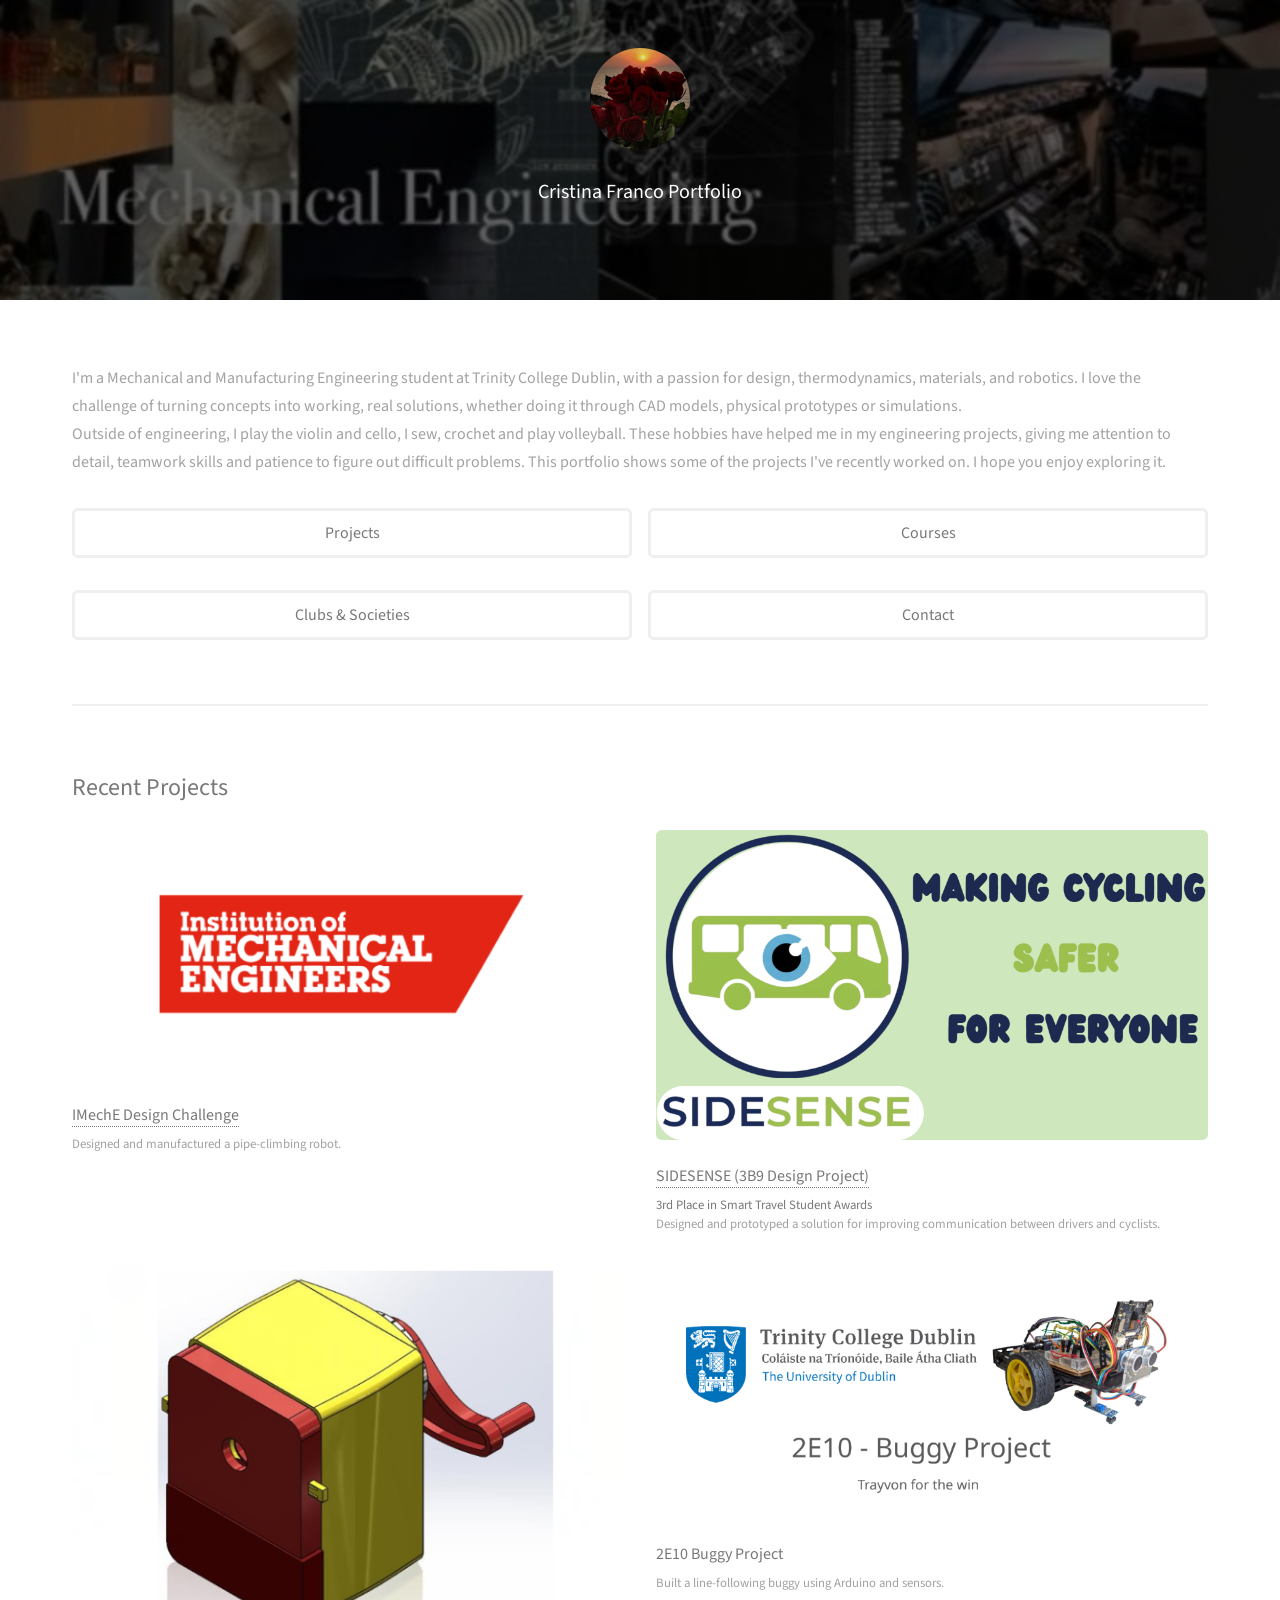
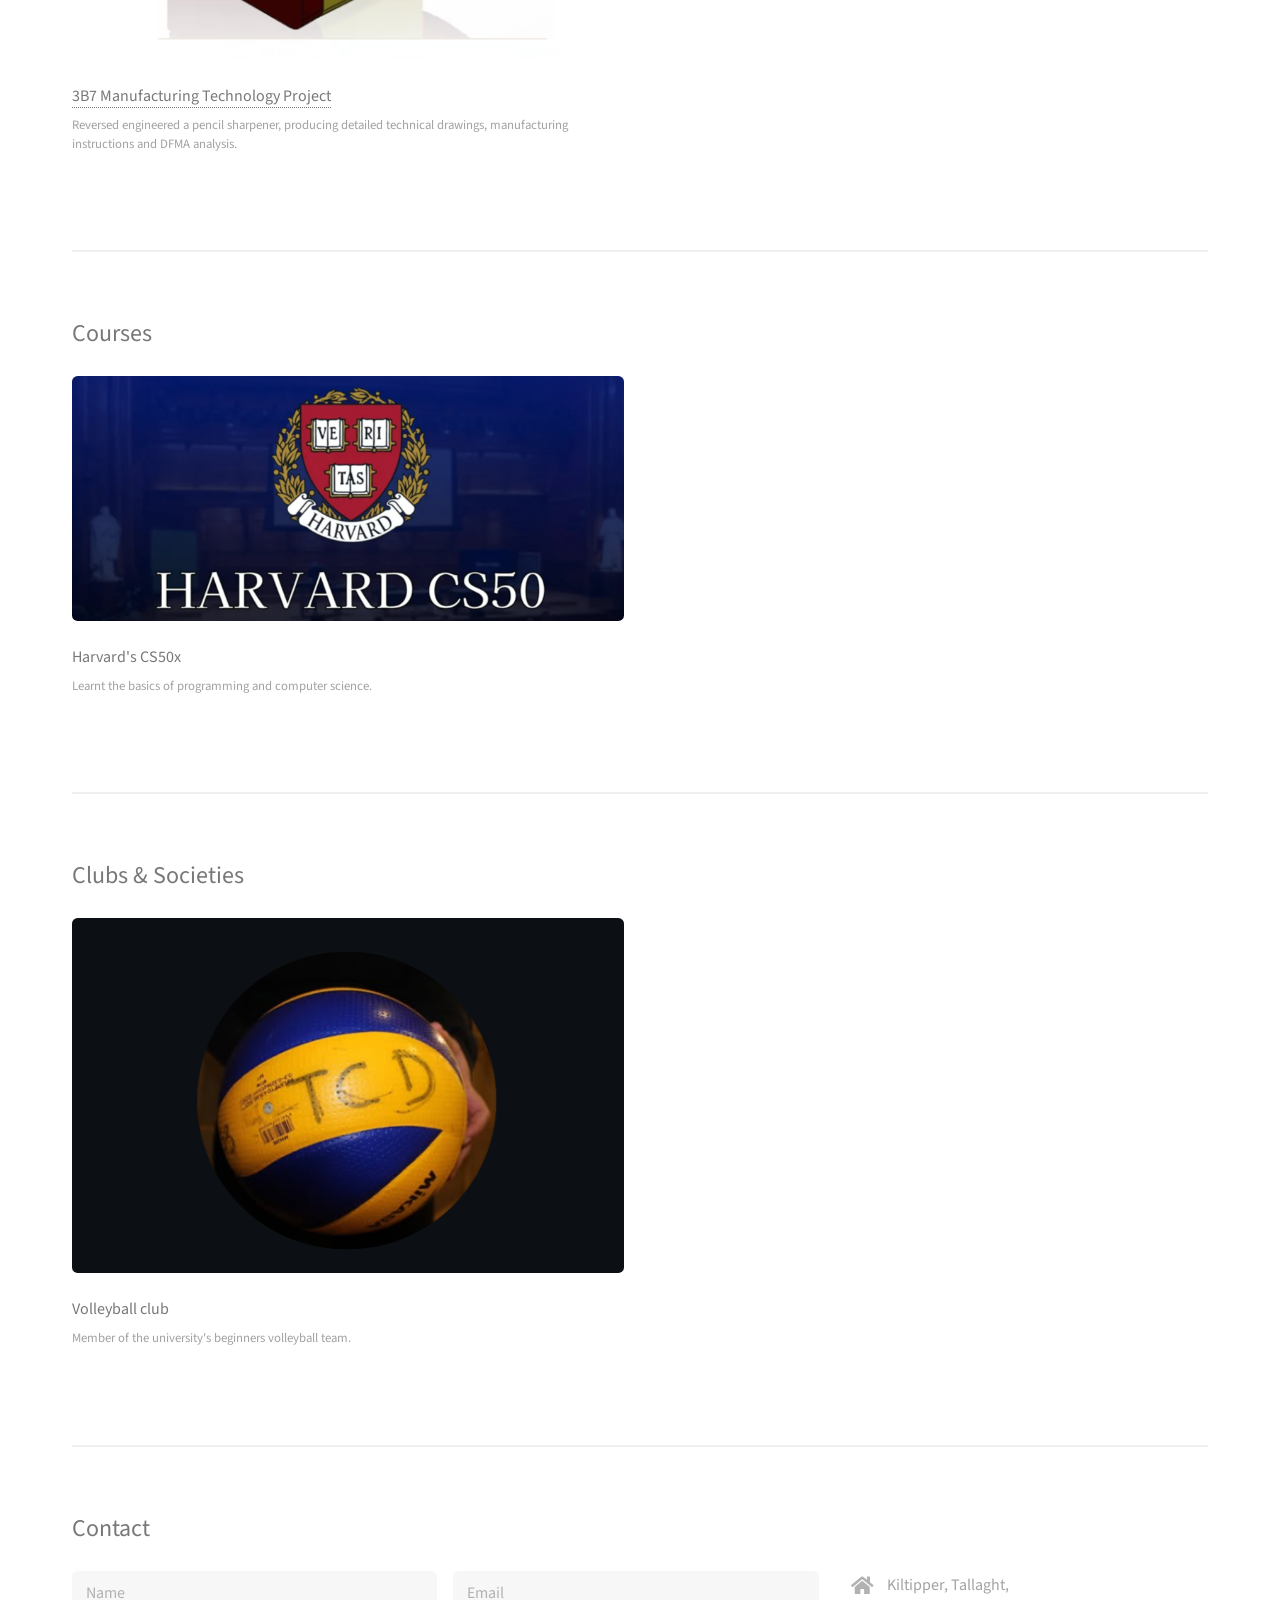
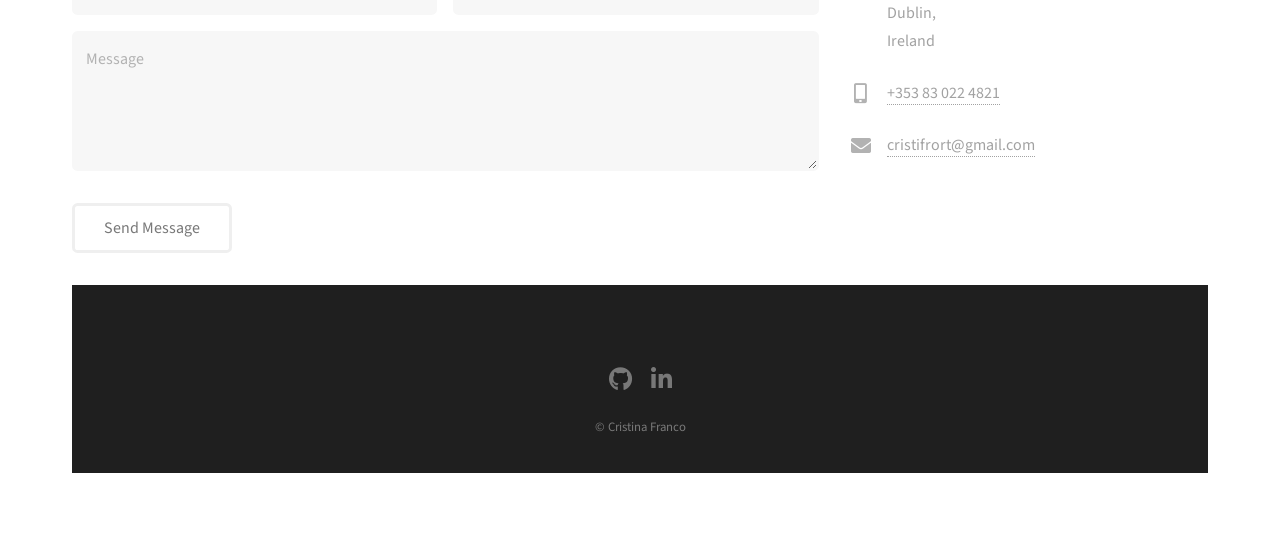
<file: index.html>
<!DOCTYPE HTML>
<!--
	Strata by HTML5 UP
	html5up.net | @ajlkn
	Free for personal and commercial use under the CCA 3.0 license (html5up.net/license)
-->
<html>
	<head>
		<title>Cristina Franco Ortuno</title>
		<meta charset="utf-8" />
		<meta name="viewport" content="width=device-width, initial-scale=1, user-scalable=no" />
		<link rel="stylesheet" href="assets/css/main.css" />
	</head>
	<body class="is-preload">

		<!-- Header -->
			<header id="header">
				<div class="inner">
					<a href="#" class="image avatar"><img src="images/avatar.jpg" alt="" /></a>
					<h1><strong>Cristina Franco Portfolio</strong></h1>
				</div>
			</header>

		<!-- Main -->
			<div id="main">

				<!-- One -->
					<section id="one">
						<!-- <header class="major">
							<h2>CRISTINA FRANCO</h2> 
						</header>-->
						<p>I'm a Mechanical and Manufacturing Engineering student at Trinity College Dublin, with a passion for design, thermodynamics, materials, and robotics. I love the challenge of turning concepts into working, real solutions, whether doing it through CAD models, physical prototypes or simulations.<br />
						Outside of engineering, I play the violin and cello, I sew, crochet and play volleyball. These hobbies have helped me in my engineering projects, giving me attention to detail, teamwork skills and patience to figure out difficult problems. This portfolio shows some of the projects I've recently worked on. I hope you enjoy exploring it. </p>
						<ul class="actions fit small">
    						<li><a href="#two" class="button fit">Projects</a></li>
    						<li><a href="#three" class="button fit">Courses</a></li>
						</ul>
						<ul class="actions fit small">
    						<li><a href="#four" class="button fit">Clubs &amp; Societies</a></li>
    						<li><a href="#five" class="button fit">Contact</a></li>
						</ul>
					</section>

				<!-- Two -->
					<section id="two">
						<h2>Recent Projects</h2>
						<div class="row">
							<article class="col-6 col-12-xsmall work-item">
								<img src="images/thumbs/imechelogo.png" alt="" class="image fit thumb"/>
								<h3><a href="imeche.html">IMechE Design Challenge</a></h3>
								<p>Designed and manufactured a pipe-climbing robot.</p>
							</article>
							<article class="col-6 col-12-xsmall work-item">
								<img src="images/thumbs/sidesense.png" alt="" class="image fit thumb"/>
								<h3><a href="sidesense.html">SIDESENSE (3B9 Design Project)</a></h3>
								<p><b>3rd Place in Smart Travel Student Awards</b><br />
									Designed and prototyped a solution for improving communication between drivers and cyclists.</p>
							</article>
							<article class="col-6 col-12-xsmall work-item">
								<img src="images/thumbs/Pencil Sharpener.png" alt="" class="image fit thumb"/>
								<h3><a href="3B7project.html">3B7 Manufacturing Technology Project</a></h3>
								<p>Reversed engineered a pencil sharpener, producing detailed technical drawings, manufacturing instructions and DFMA analysis.</p>
							</article>
							<article class="col-6 col-12-xsmall work-item">
								<img src="images/thumbs/Buggy.png" alt="" class="image fit thumb"/>
								<h3>2E10 Buggy Project<!--<a href="buggy.html"></a>--></h3>
								<p>Built a line-following buggy using Arduino and sensors.</p>
							</article>
						</div>
						<!-- CHANGE THIS LATER WHEN I HAVE MORE PROJECTS TO ADD
						<ul class="actions">
							<li><a href="#" class="button">Full Portfolio</a></li>
						</ul> -->
					</section>

					<!-- Three -->
					<section id="three">
						<h2>Courses</h2>
						<div class="row">
							<article class="col-6 col-12-xsmall work-item">
								<img src="images/thumbs/cs50.png" alt="" class="image fit thumb"/>
								<h3>Harvard's CS50x</h3><!-- <a href="cs50x.html" ></a> -->
								<p>Learnt the basics of programming and computer science.</p>
							</article>
						</div>
						<!-- CHANGE THIS LATER WHEN I HAVE MORE COURSES TO ADD
						<ul class="actions">
							<li><a href="#" class="button">Full Portfolio</a></li>
						</ul> -->
					</section>

					<!-- Four -->
					<section id="four">
						<h2>Clubs & Societies</h2>
						<div class="row">
							<article class="col-6 col-12-xsmall work-item">
								<img src="images/thumbs/Volleyball.png" alt="" class="image fit thumb"/>
								<h3>Volleyball club</h3>
								<p>Member of the university's beginners volleyball team.</p>
							</article>
						</div>
						<!-- CHANGE THIS LATER WHEN I HAVE MORE COURSES TO ADD
						<ul class="actions">
							<li><a href="#" class="button">Full Portfolio</a></li>
						</ul> -->
					</section>

				<!-- Five -->
					<section id="five">
						<h2>Contact</h2>
						<div class="row">
							<div class="col-8 col-12-small">
								<form method="post" action="#">
									<div class="row gtr-uniform gtr-50">
										<div class="col-6 col-12-xsmall"><input type="text" name="name" id="name" placeholder="Name" /></div>
										<div class="col-6 col-12-xsmall"><input type="email" name="email" id="email" placeholder="Email" /></div>
										<div class="col-12"><textarea name="message" id="message" placeholder="Message" rows="4"></textarea></div>
									</div>
								</form>
								<ul class="actions">
									<li><input type="submit" value="Send Message" /></li>
								</ul>
							</div>
							<div class="col-4 col-12-small">
								<ul class="labeled-icons">
									<li>
										<h3 class="icon solid fa-home"><span class="label">Address</span></h3>
										Kiltipper, Tallaght,<br />
										Dublin,<br />
										Ireland
									</li>
									<li>
										<h3 class="icon solid fa-mobile-alt"><span class="label">Phone</span></h3>
										<a href="tel:+353830224821">+353 83 022 4821</a>
									</li>
									<li>
										<h3 class="icon solid fa-envelope"><span class="label">Email</span></h3>
										<a href="mailto:cristifrort@gmail.com">cristifrort@gmail.com</a>
									</li>
								</ul>
							</div>
						</div>
					</section>

				<!-- Four -->
			<!-- eEXAMPLES ON HOW TO USE THE HTML ELEMENTS
					<section id="four">
						<h2>Elements</h2>

						<section>
							<h4>Text</h4>
							<p>This is <b>bold</b> and this is <strong>strong</strong>. This is <i>italic</i> and this is <em>emphasized</em>.
							This is <sup>superscript</sup> text and this is <sub>subscript</sub> text.
							This is <u>underlined</u> and this is code: <code>for (;;) { ... }</code>. Finally, <a href="#">this is a link</a>.</p>
							<hr />
							<header>
								<h4>Heading with a Subtitle</h4>
								<p>Lorem ipsum dolor sit amet nullam id egestas urna aliquam</p>
							</header>
							<p>Nunc lacinia ante nunc ac lobortis. Interdum adipiscing gravida odio porttitor sem non mi integer non faucibus ornare mi ut ante amet placerat aliquet. Volutpat eu sed ante lacinia sapien lorem accumsan varius montes viverra nibh in adipiscing blandit tempus accumsan.</p>
							<header>
								<h5>Heading with a Subtitle</h5>
								<p>Lorem ipsum dolor sit amet nullam id egestas urna aliquam</p>
							</header>
							<p>Nunc lacinia ante nunc ac lobortis. Interdum adipiscing gravida odio porttitor sem non mi integer non faucibus ornare mi ut ante amet placerat aliquet. Volutpat eu sed ante lacinia sapien lorem accumsan varius montes viverra nibh in adipiscing blandit tempus accumsan.</p>
							<hr />
							<h2>Heading Level 2</h2>
							<h3>Heading Level 3</h3>
							<h4>Heading Level 4</h4>
							<h5>Heading Level 5</h5>
							<h6>Heading Level 6</h6>
							<hr />
							<h5>Blockquote</h5>    FOR QUOTES
							<blockquote>Fringilla nisl. Donec accumsan interdum nisi, quis tincidunt felis sagittis eget tempus euismod. Vestibulum ante ipsum primis in faucibus vestibulum. Blandit adipiscing eu felis iaculis volutpat ac adipiscing accumsan faucibus. Vestibulum ante ipsum primis in faucibus lorem ipsum dolor sit amet nullam adipiscing eu felis.</blockquote>
							<h5>Preformatted</h5>  FOR CODE 
							<pre><code>i = 0;

while (!deck.isInOrder()) {
print 'Iteration ' + i;
deck.shuffle();
i++;
}

print 'It took ' + i + ' iterations to sort the deck.';</code></pre>
						</section>

						<section>  LISTS
							<h4>Lists</h4>
							<div class="row">
								<div class="col-6 col-12-xsmall">
									<h5>Unordered</h5>  DOTS
									<ul>
										<li>Dolor pulvinar etiam magna etiam.</li>
										<li>Sagittis adipiscing lorem eleifend.</li>
										<li>Felis enim feugiat dolore viverra.</li>
									</ul>
									<h5>Alternate</h5>  UNDERLINE
									<ul class="alt">
										<li>Dolor pulvinar etiam magna etiam.</li>
										<li>Sagittis adipiscing lorem eleifend.</li>
										<li>Felis enim feugiat dolore viverra.</li>
									</ul>
								</div>
								<div class="col-6 col-12-xsmall">
									<h5>Ordered</h5> NUMBERS
									<ol>
										<li>Dolor pulvinar etiam magna etiam.</li>
										<li>Etiam vel felis at lorem sed viverra.</li>
										<li>Felis enim feugiat dolore viverra.</li>
										<li>Dolor pulvinar etiam magna etiam.</li>
										<li>Etiam vel felis at lorem sed viverra.</li>
										<li>Felis enim feugiat dolore viverra.</li>
									</ol>
									<h5>Icons</h5>  TYPES OF SOCIAL MEDIA ICONS
									<ul class="icons">
										<li><a href="#" class="icon brands fa-twitter"><span class="label">Twitter</span></a></li>
										<li><a href="#" class="icon brands fa-facebook-f"><span class="label">Facebook</span></a></li>
										<li><a href="#" class="icon brands fa-instagram"><span class="label">Instagram</span></a></li>
										<li><a href="#" class="icon brands fa-github"><span class="label">Github</span></a></li>
										<li><a href="#" class="icon brands fa-dribbble"><span class="label">Dribbble</span></a></li>
										<li><a href="#" class="icon brands fa-tumblr"><span class="label">Tumblr</span></a></li>
									</ul>
								</div>
							</div>
							<h5>Actions</h5>  BUTTONS
							<ul class="actions">
								<li><a href="#" class="button primary">Default</a></li>
								<li><a href="#" class="button">Default</a></li>
							</ul>
							<ul class="actions small">
								<li><a href="#" class="button primary small">Small</a></li>
								<li><a href="#" class="button small">Small</a></li>
							</ul>
							<div class="row">
								<div class="col-6 col-12-small">
									<ul class="actions stacked">
										<li><a href="#" class="button primary">Default</a></li>
										<li><a href="#" class="button">Default</a></li>
									</ul>
								</div>
								<div class="col-6 col-12-small">
									<ul class="actions stacked">
										<li><a href="#" class="button primary small">Small</a></li>
										<li><a href="#" class="button small">Small</a></li>
									</ul>
								</div>
								<div class="col-6 col-12-small">
									<ul class="actions stacked">
										<li><a href="#" class="button primary fit">Default</a></li>
										<li><a href="#" class="button fit">Default</a></li>
									</ul>
								</div>
								<div class="col-6 col-12-small">
									<ul class="actions stacked">
										<li><a href="#" class="button primary small fit">Small</a></li>
										<li><a href="#" class="button small fit">Small</a></li>
									</ul>
								</div>
							</div>
						</section>

						<section> TABLES
							<h4>Table</h4>
							<h5>Default</h5>
							<div class="table-wrapper">
								<table>
									<thead>
										<tr>
											<th>Name</th>
											<th>Description</th>
											<th>Price</th>
										</tr>
									</thead>
									<tbody>
										<tr>
											<td>Item One</td>
											<td>Ante turpis integer aliquet porttitor.</td>
											<td>29.99</td>
										</tr>
										<tr>
											<td>Item Two</td>
											<td>Vis ac commodo adipiscing arcu aliquet.</td>
											<td>19.99</td>
										</tr>
										<tr>
											<td>Item Three</td>
											<td> Morbi faucibus arcu accumsan lorem.</td>
											<td>29.99</td>
										</tr>
										<tr>
											<td>Item Four</td>
											<td>Vitae integer tempus condimentum.</td>
											<td>19.99</td>
										</tr>
										<tr>
											<td>Item Five</td>
											<td>Ante turpis integer aliquet porttitor.</td>
											<td>29.99</td>
										</tr>
									</tbody>
									<tfoot>
										<tr>
											<td colspan="2"></td>
											<td>100.00</td>
										</tr>
									</tfoot>
								</table>
							</div>

							<h5>Alternate</h5>
							<div class="table-wrapper">
								<table class="alt">
									<thead>
										<tr>
											<th>Name</th>
											<th>Description</th>
											<th>Price</th>
										</tr>
									</thead>
									<tbody>
										<tr>
											<td>Item One</td>
											<td>Ante turpis integer aliquet porttitor.</td>
											<td>29.99</td>
										</tr>
										<tr>
											<td>Item Two</td>
											<td>Vis ac commodo adipiscing arcu aliquet.</td>
											<td>19.99</td>
										</tr>
										<tr>
											<td>Item Three</td>
											<td> Morbi faucibus arcu accumsan lorem.</td>
											<td>29.99</td>
										</tr>
										<tr>
											<td>Item Four</td>
											<td>Vitae integer tempus condimentum.</td>
											<td>19.99</td>
										</tr>
										<tr>
											<td>Item Five</td>
											<td>Ante turpis integer aliquet porttitor.</td>
											<td>29.99</td>
										</tr>
									</tbody>
									<tfoot>
										<tr>
											<td colspan="2"></td>
											<td>100.00</td>
										</tr>
									</tfoot>
								</table>
							</div>
						</section>

						<section> MORE BUTTONS
							<h4>Buttons</h4>
							<ul class="actions">
								<li><a href="#" class="button primary">Primary</a></li>
								<li><a href="#" class="button">Default</a></li>
							</ul>
							<ul class="actions">
								<li><a href="#" class="button large">Large</a></li>
								<li><a href="#" class="button">Default</a></li>
								<li><a href="#" class="button small">Small</a></li>
							</ul>
							<ul class="actions fit">
								<li><a href="#" class="button primary fit">Fit</a></li>
								<li><a href="#" class="button fit">Fit</a></li>
							</ul>
							<ul class="actions fit small">
								<li><a href="#" class="button primary fit small">Fit + Small</a></li>
								<li><a href="#" class="button fit small">Fit + Small</a></li>
							</ul>
							<ul class="actions">
								<li><a href="#" class="button primary icon solid fa-download">Icon</a></li>
								<li><a href="#" class="button icon solid fa-download">Icon</a></li>
							</ul>
							<ul class="actions">
								<li><span class="button primary disabled">Primary</span></li>
								<li><span class="button disabled">Default</span></li>
							</ul>
						</section>

						<section> FORM 
							<h4>Form</h4>
							<form method="post" action="#">
								<div class="row gtr-uniform gtr-50">
									<div class="col-6 col-12-xsmall">
										<input type="text" name="demo-name" id="demo-name" value="" placeholder="Name" />
									</div>
									<div class="col-6 col-12-xsmall">
										<input type="email" name="demo-email" id="demo-email" value="" placeholder="Email" />
									</div>
									<div class="col-12">
										<select name="demo-category" id="demo-category">
											<option value="">- Category -</option>
											<option value="1">Manufacturing</option>
											<option value="1">Shipping</option>
											<option value="1">Administration</option>
											<option value="1">Human Resources</option>
										</select>
									</div>
									<div class="col-4 col-12-small">
										<input type="radio" id="demo-priority-low" name="demo-priority" checked>
										<label for="demo-priority-low">Low Priority</label>
									</div>
									<div class="col-4 col-12-small">
										<input type="radio" id="demo-priority-normal" name="demo-priority">
										<label for="demo-priority-normal">Normal Priority</label>
									</div>
									<div class="col-4 col-12-small">
										<input type="radio" id="demo-priority-high" name="demo-priority">
										<label for="demo-priority-high">High Priority</label>
									</div>
									<div class="col-6 col-12-small">
										<input type="checkbox" id="demo-copy" name="demo-copy">
										<label for="demo-copy">Email me a copy of this message</label>
									</div>
									<div class="col-6 col-12-small">
										<input type="checkbox" id="demo-human" name="demo-human" checked>
										<label for="demo-human">I am a human and not a robot</label>
									</div>
									<div class="col-12">
										<textarea name="demo-message" id="demo-message" placeholder="Enter your message" rows="6"></textarea>
									</div>
									<div class="col-12">
										<ul class="actions">
											<li><input type="submit" value="Send Message" class="primary" /></li>
											<li><input type="reset" value="Reset" /></li>
										</ul>
									</div>
								</div>
							</form>
						</section>

						<section>  IMAGE SIZES
							<h4>Image</h4>
							<h5>Fit</h5>
							<div class="box alt">
								<div class="row gtr-50 gtr-uniform">
									<div class="col-12"><span class="image fit"><img src="images/fulls/05.jpg" alt="" /></span></div>
									<div class="col-4"><span class="image fit"><img src="images/thumbs/01.jpg" alt="" /></span></div>
									<div class="col-4"><span class="image fit"><img src="images/thumbs/02.jpg" alt="" /></span></div>
									<div class="col-4"><span class="image fit"><img src="images/thumbs/03.jpg" alt="" /></span></div>
									<div class="col-4"><span class="image fit"><img src="images/thumbs/04.jpg" alt="" /></span></div>
									<div class="col-4"><span class="image fit"><img src="images/thumbs/05.jpg" alt="" /></span></div>
									<div class="col-4"><span class="image fit"><img src="images/thumbs/06.jpg" alt="" /></span></div>
									<div class="col-4"><span class="image fit"><img src="images/thumbs/03.jpg" alt="" /></span></div>
									<div class="col-4"><span class="image fit"><img src="images/thumbs/02.jpg" alt="" /></span></div>
									<div class="col-4"><span class="image fit"><img src="images/thumbs/01.jpg" alt="" /></span></div>
								</div>
							</div>
							<h5>Left &amp; Right</h5>
							<p><span class="image left"><img src="images/avatar.jpg" alt="" /></span>Fringilla nisl. Donec accumsan interdum nisi, quis tincidunt felis sagittis eget. tempus euismod. Vestibulum ante ipsum primis in faucibus vestibulum. Blandit adipiscing eu felis iaculis volutpat ac adipiscing accumsan eu faucibus. Integer ac pellentesque praesent tincidunt felis sagittis eget. tempus euismod. Vestibulum ante ipsum primis in faucibus vestibulum. Blandit adipiscing eu felis iaculis volutpat ac adipiscing accumsan eu faucibus. Integer ac pellentesque praesent. Donec accumsan interdum nisi, quis tincidunt felis sagittis eget. tempus euismod. Vestibulum ante ipsum primis in faucibus vestibulum. Blandit adipiscing eu felis iaculis volutpat ac adipiscing accumsan eu faucibus. Integer ac pellentesque praesent tincidunt felis sagittis eget. tempus euismod. Vestibulum ante ipsum primis in faucibus vestibulum. Blandit adipiscing eu felis iaculis volutpat ac adipiscing accumsan eu faucibus. Integer ac pellentesque praesent.</p>
							<p><span class="image right"><img src="images/avatar.jpg" alt="" /></span>Fringilla nisl. Donec accumsan interdum nisi, quis tincidunt felis sagittis eget. tempus euismod. Vestibulum ante ipsum primis in faucibus vestibulum. Blandit adipiscing eu felis iaculis volutpat ac adipiscing accumsan eu faucibus. Integer ac pellentesque praesent tincidunt felis sagittis eget. tempus euismod. Vestibulum ante ipsum primis in faucibus vestibulum. Blandit adipiscing eu felis iaculis volutpat ac adipiscing accumsan eu faucibus. Integer ac pellentesque praesent. Donec accumsan interdum nisi, quis tincidunt felis sagittis eget. tempus euismod. Vestibulum ante ipsum primis in faucibus vestibulum. Blandit adipiscing eu felis iaculis volutpat ac adipiscing accumsan eu faucibus. Integer ac pellentesque praesent tincidunt felis sagittis eget. tempus euismod. Vestibulum ante ipsum primis in faucibus vestibulum. Blandit adipiscing eu felis iaculis volutpat ac adipiscing accumsan eu faucibus. Integer ac pellentesque praesent.</p>
						</section>

					</section>
				-->
					<!-- Footer -->
					<footer id="footer">
						<div class="inner">
							<ul class="icons">
								<li><a href="https://github.com/crish-21" class="icon brands fa-github" target="_blank" rel="noopener noreferrer"><span class="label">Github</span></a></li>
								<li><a href="https://www.linkedin.com/in/cristina-franco-eme1" class="icon brands fa-linkedin-in" target="_blank" rel="noopener noreferrer"><span class="label">Github</span></a></li>
							</ul>
							<ul class="copyright">
								<li>&copy; Cristina Franco</li>
							</ul>
						</div>
					</footer>

			</div>

		

		<!-- Scripts -->
			<script src="assets/js/jquery.min.js"></script>
			<script src="assets/js/jquery.poptrox.min.js"></script>
			<script src="assets/js/browser.min.js"></script>
			<script src="assets/js/breakpoints.min.js"></script>
			<script src="assets/js/util.js"></script>
			<script src="assets/js/main.js"></script>

	</body>
</html>
</file>
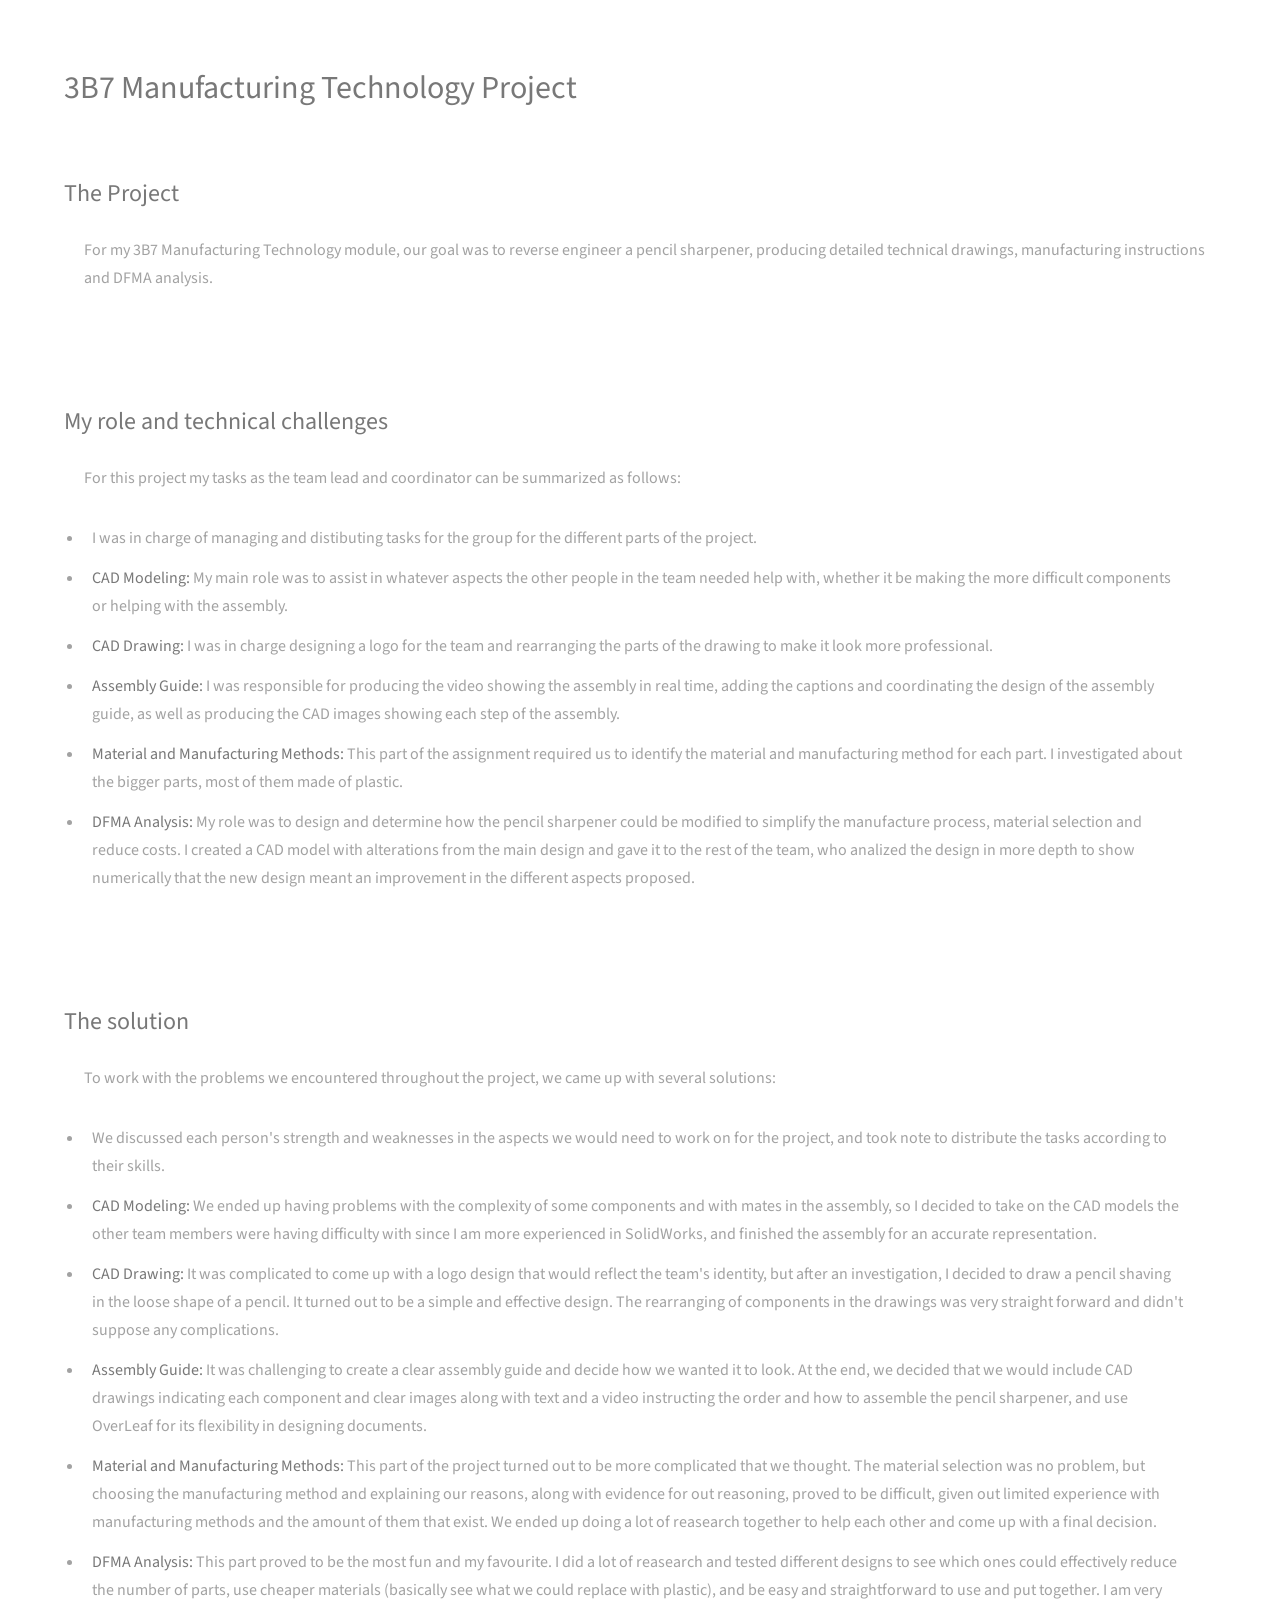
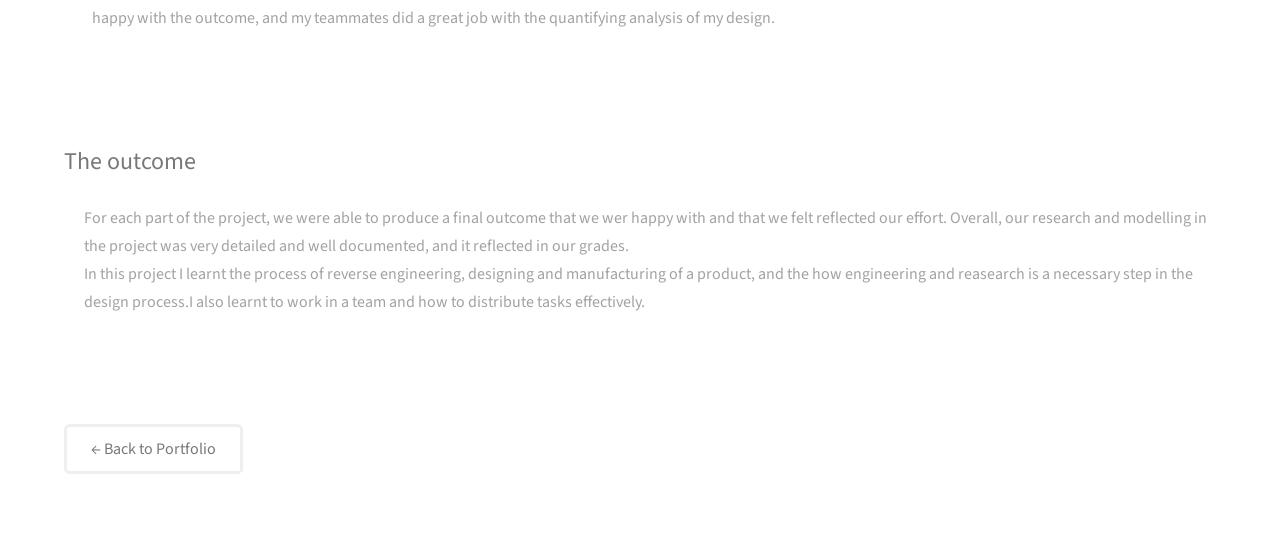
<file: 3B7project.html>
<!DOCTYPE HTML>
<html>
    <head>
        <title>3B7 Manufacturing Technology Project - Cristina Franco</title>
        <meta charset="utf-8" />
        <meta name="viewport" content="width=device-width, initial-scale=1, user-scalable=no" />
        <link rel="stylesheet" href="assets/css/main.css" />
    </head>
    <body>
        <div style="padding: 4em;">
            <h1>3B7 Manufacturing Technology Project</h1>

            <section class="portfolio-section">
                <h2>The Project</h2> 
                    <p>For my 3B7 Manufacturing Technology module, our goal was to reverse engineer a pencil sharpener, producing detailed technical drawings, manufacturing instructions and DFMA analysis.</p>
            </section>
                
            <section class="portfolio-section">
                <h2>My role and technical challenges</h2>  
                <p>For this project my tasks as the team lead and coordinator can be summarized as follows:
                    <div class="row">
						<div class="col-6 col-12-xsmall">
							<ul>
								<li>I was in charge of managing and distibuting tasks for the group for the different parts of the project.</li>
                                <li><b>CAD Modeling:</b> My main role was to assist in whatever aspects the other people in the team needed help with, whether it be making the more difficult components or helping with the assembly.</li>
                                <li><b>CAD Drawing:</b> I was in charge designing a logo for the team and rearranging the parts of the drawing to make it look more professional.</li>
                                <li><b>Assembly Guide:</b> I was responsible for producing the video showing the assembly in real time, adding the captions and coordinating the design of the assembly guide, as well as producing the CAD images showing each step of the assembly.</li>
                                <li><b>Material and Manufacturing Methods:</b> This part of the assignment required us to identify the material and manufacturing method for each part. I investigated about the bigger parts, most of them made of plastic.</li>
                                <li><b>DFMA Analysis:</b> My role was to design and determine how the pencil sharpener could be modified to simplify the manufacture process, material selection and reduce costs. I created a CAD model with alterations from the main design and gave it to the rest of the team, who analized the design in more depth to show numerically that the new design meant an improvement in the different aspects proposed.</li>
                            </ul>
                        </div>
                    </div>
                </p>
            </section>

            <section class="portfolio-section">
                <h2>The solution</h2>  
                <p>To work with the problems we encountered throughout the project, we came up with several solutions:
                    <div class="row">
						<div class="col-6 col-12-xsmall">
							<ul>
								<li>We discussed each person's strength and weaknesses in the aspects we would need to work on for the project, and took note to distribute the tasks according to their skills.</li>
                                <li><b>CAD Modeling:</b> We ended up having problems with the complexity of some components and with mates in the assembly, so I decided to take on the CAD models the other team members were having difficulty with since I am more experienced in SolidWorks, and finished the assembly for an accurate representation.</li>
                                <li><b>CAD Drawing:</b> It was complicated to come up with a logo design that would reflect the team's identity, but after an investigation, I decided to draw a pencil shaving in the loose shape of a pencil. It turned out to be a simple and effective design. The rearranging of components in the drawings was very straight forward and didn't suppose any complications.</li>
                                <li><b>Assembly Guide:</b> It was challenging to create a clear assembly guide and decide how we wanted it to look. At the end, we decided that we would include CAD drawings indicating each component and clear images along with text and a video instructing the order and how to assemble the pencil sharpener, and use OverLeaf for its flexibility in designing documents.</li>
                                <li><b>Material and Manufacturing Methods:</b> This part of the project turned out to be more complicated that we thought. The material selection was no problem, but choosing the manufacturing method and explaining our reasons, along with evidence for out reasoning, proved to be difficult, given out limited experience with manufacturing methods and the amount of them that exist. We ended up doing a lot of reasearch together to help each other and come up with a final decision.</li>
                                <li><b>DFMA Analysis:</b> This part proved to be the most fun and my favourite. I did a lot of reasearch and tested different designs to see which ones could effectively reduce the number of parts, use cheaper materials (basically see what we could replace with plastic), and be easy and straightforward to use and put together. I am very happy with the outcome, and my teammates did a great job with the quantifying analysis of my design.</li>
                            </ul>
                        </div>
                    </div>
                </p>
            </section>

            <section class="portfolio-section">
                <h2>The outcome</h2>  
                <p>For each part of the project, we were able to produce a final outcome that we wer happy with and that we felt reflected our effort. Overall, our research and modelling in the project was very detailed and well documented, and it reflected in our grades.<br />
                    In this project I learnt the process of reverse engineering, designing and manufacturing of a product, and the how engineering and reasearch is a necessary step in the design process.I also learnt to work in a team and how to distribute tasks effectively.</p>
            </section>

            <br />
            <a href="index.html#two" class="button">← Back to Portfolio</a>
        </div>
    </body>
</html>
</file>
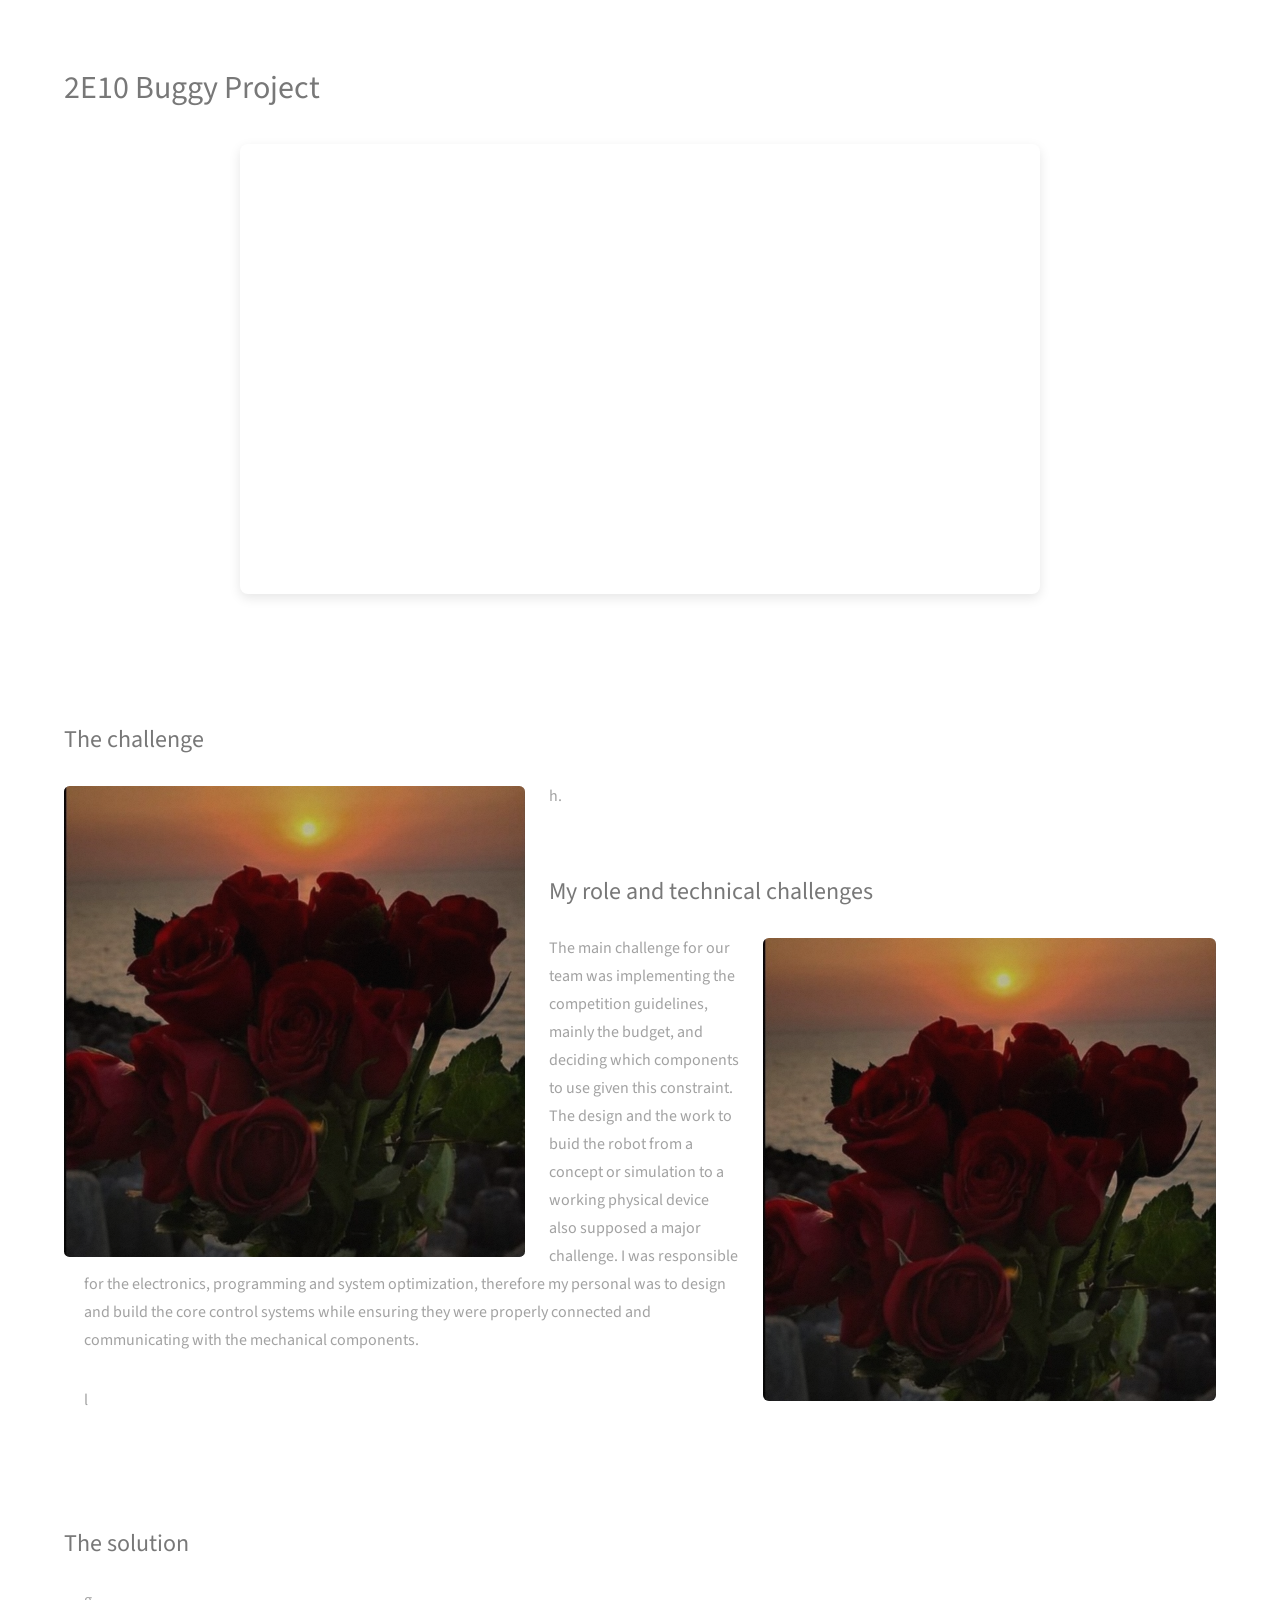
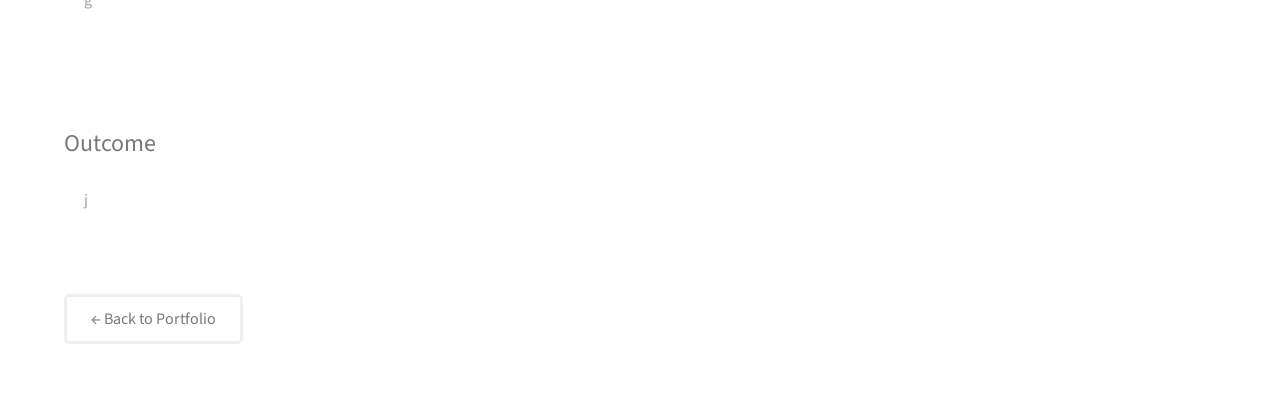
<file: buggy.html>
<!DOCTYPE HTML>
<html>
    <head>
        <title>2E10 Buggy Project - Cristina Franco</title>
        <meta charset="utf-8" />
        <meta name="viewport" content="width=device-width, initial-scale=1, user-scalable=no" />
        <link rel="stylesheet" href="assets/css/main.css" />
    </head>
    <body>
        <div style="padding: 4em;">
            <h1>2E10 Buggy Project</h1>

            <div class="portfolio-video-wrapper">
                    <iframe 
                        width="560" 
                        height="315" 
                        src="https://www.youtube.com/embed/VWdTD1v6fi0?si=NM990kC2DpsTljYm" 
                        title="YouTube video player" 
                        frameborder="0" 
                        allow="accelerometer; autoplay; clipboard-write; encrypted-media; gyroscope; picture-in-picture; web-share" 
                        referrerpolicy="strict-origin-when-cross-origin" 
                        allowfullscreen>
                    </iframe>
                </div>

            <section class="portfolio-section"></section>
                <h2>The challenge</h2> <!-- WHAT WE NEEDED TO DO-->
				    <p><span class="image left"><img src="images/avatar.jpg" alt="" /></span>h.</p>
                </section>

            <section class="portfolio-section">
                <h2>My role and technical challenges</h2>  
				<p><span class="image right"><img src="images/avatar.jpg" alt="" /></span>The main challenge for our team was implementing the competition guidelines, mainly the budget, and deciding which components to use given this constraint. The design and the work to buid the robot from a concept or simulation to a working physical device also supposed a major challenge. I was responsible for the electronics, programming and system optimization, therefore my personal was to design and build the core control systems while ensuring they were properly connected and communicating with the mechanical components.</p>
                <p>l</p>
            </section>
            
            <section class="portfolio-section">
                <h2>The solution</h2> <!-- MENTION SPECIFIC SOFTWARE -->
				<p>g</p>
            </section>

            <section class="portfolio-section">
                <h2>Outcome</h2> <!-- quantified if possible-->
				<p>j</p>
            </section>
                
            <a href="index.html#two" class="button">← Back to Portfolio</a>
        </div>
    </body>
</html>
</file>
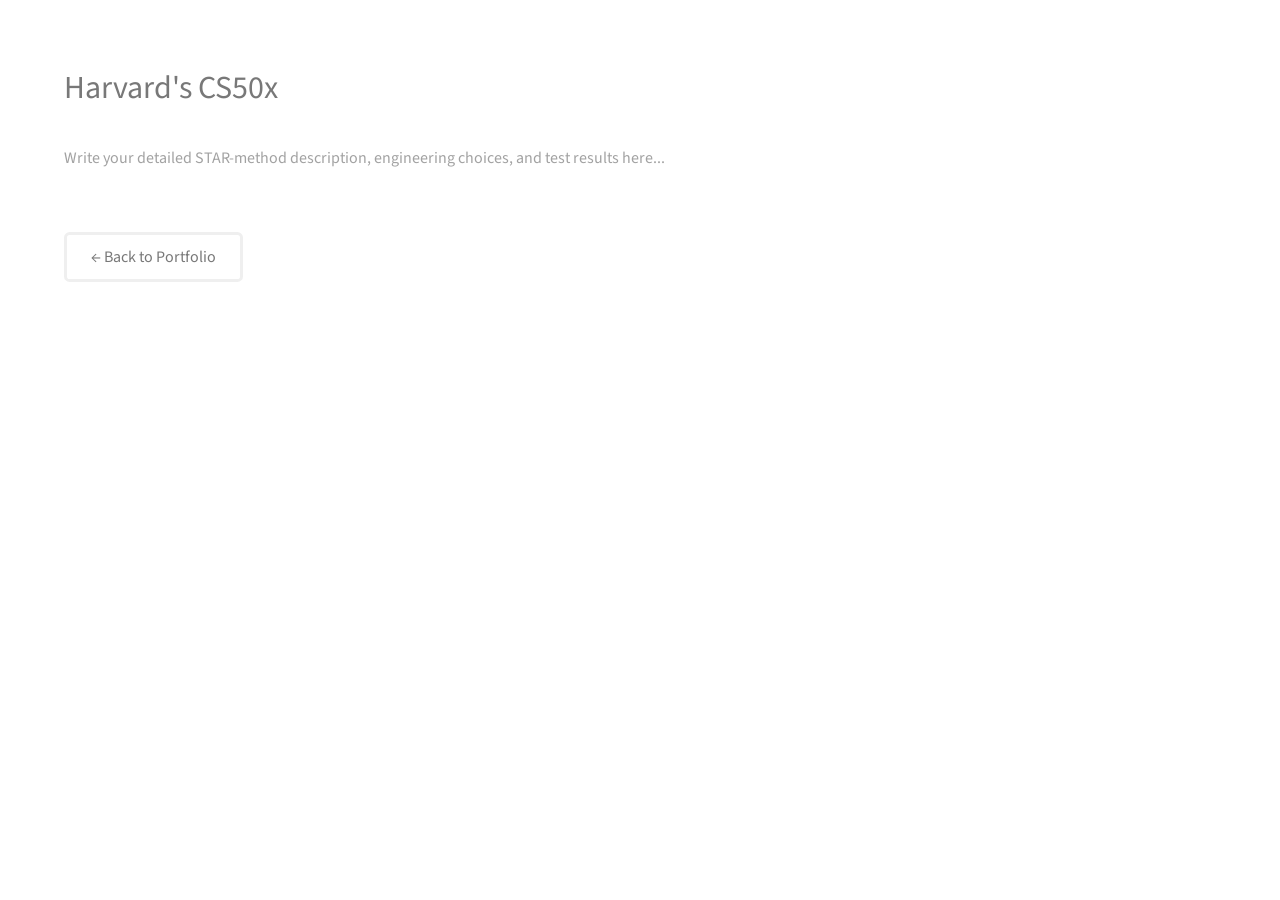
<file: cs50.html>
<!DOCTYPE HTML>
<html>
    <head>
        <title>Harvard's CS50x - Cristina Franco</title>
        <meta charset="utf-8" />
        <meta name="viewport" content="width=device-width, initial-scale=1, user-scalable=no" />
        <link rel="stylesheet" href="assets/css/main.css" />
    </head>
    <body>
        <div style="padding: 4em;">
            <h1>Harvard's CS50x</h1>
            <p>Write your detailed STAR-method description, engineering choices, and test results here...</p>
            <br />
            <a href="index.html" class="button">← Back to Portfolio</a>
        </div>
    </body>
</html>
</file>
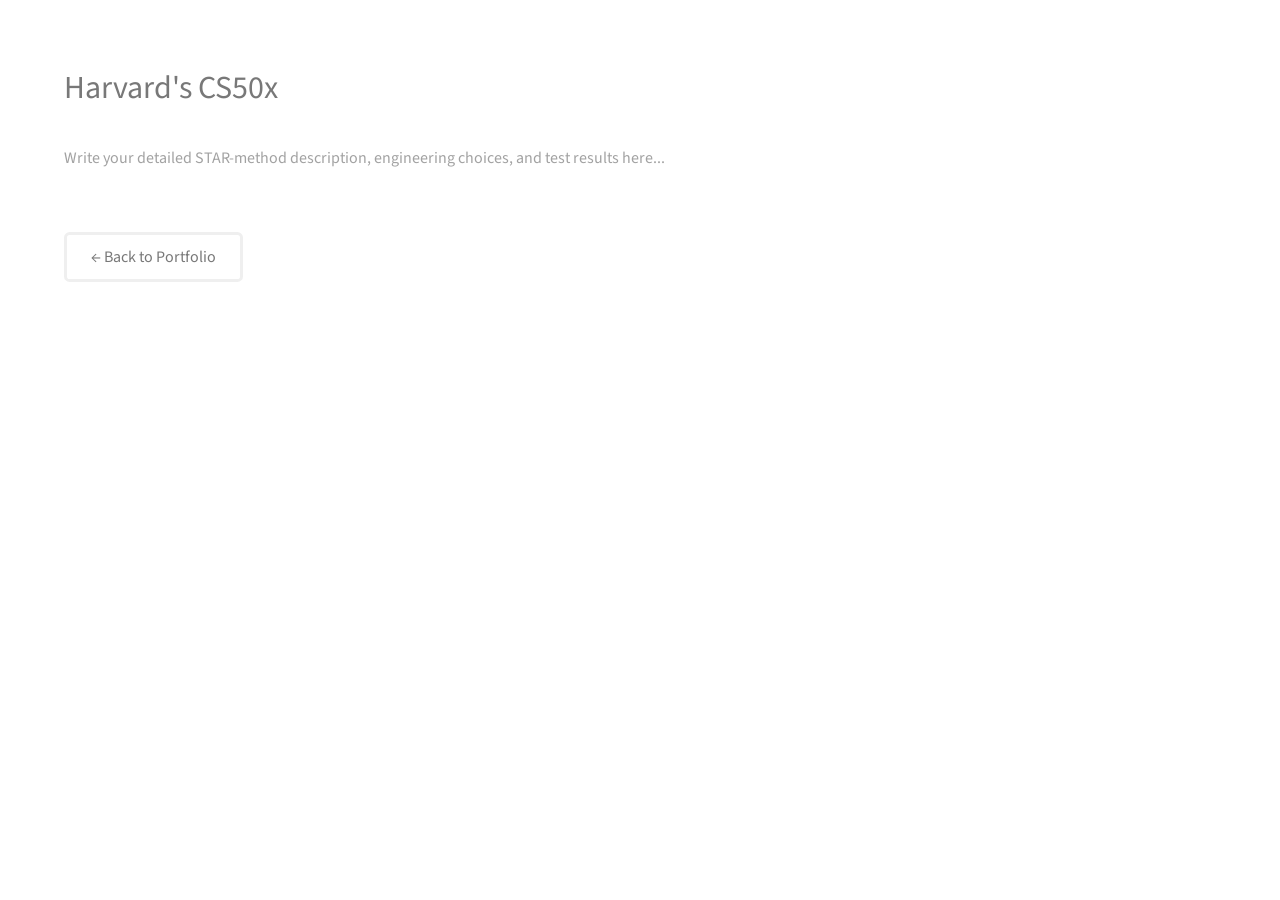
<file: cs50x.html>
<!DOCTYPE HTML>
<html>
    <head>
        <title>Harvard's CS50x - Cristina Franco</title>
        <meta charset="utf-8" />
        <meta name="viewport" content="width=device-width, initial-scale=1, user-scalable=no" />
        <link rel="stylesheet" href="assets/css/main.css" />
    </head>
    <body>
        <div style="padding: 4em;">
            <h1>Harvard's CS50x</h1>
            <p>Write your detailed STAR-method description, engineering choices, and test results here...</p>
            <br />
            <a href="index.html#three" class="button">← Back to Portfolio</a>
        </div>
    </body>
</html>
</file>
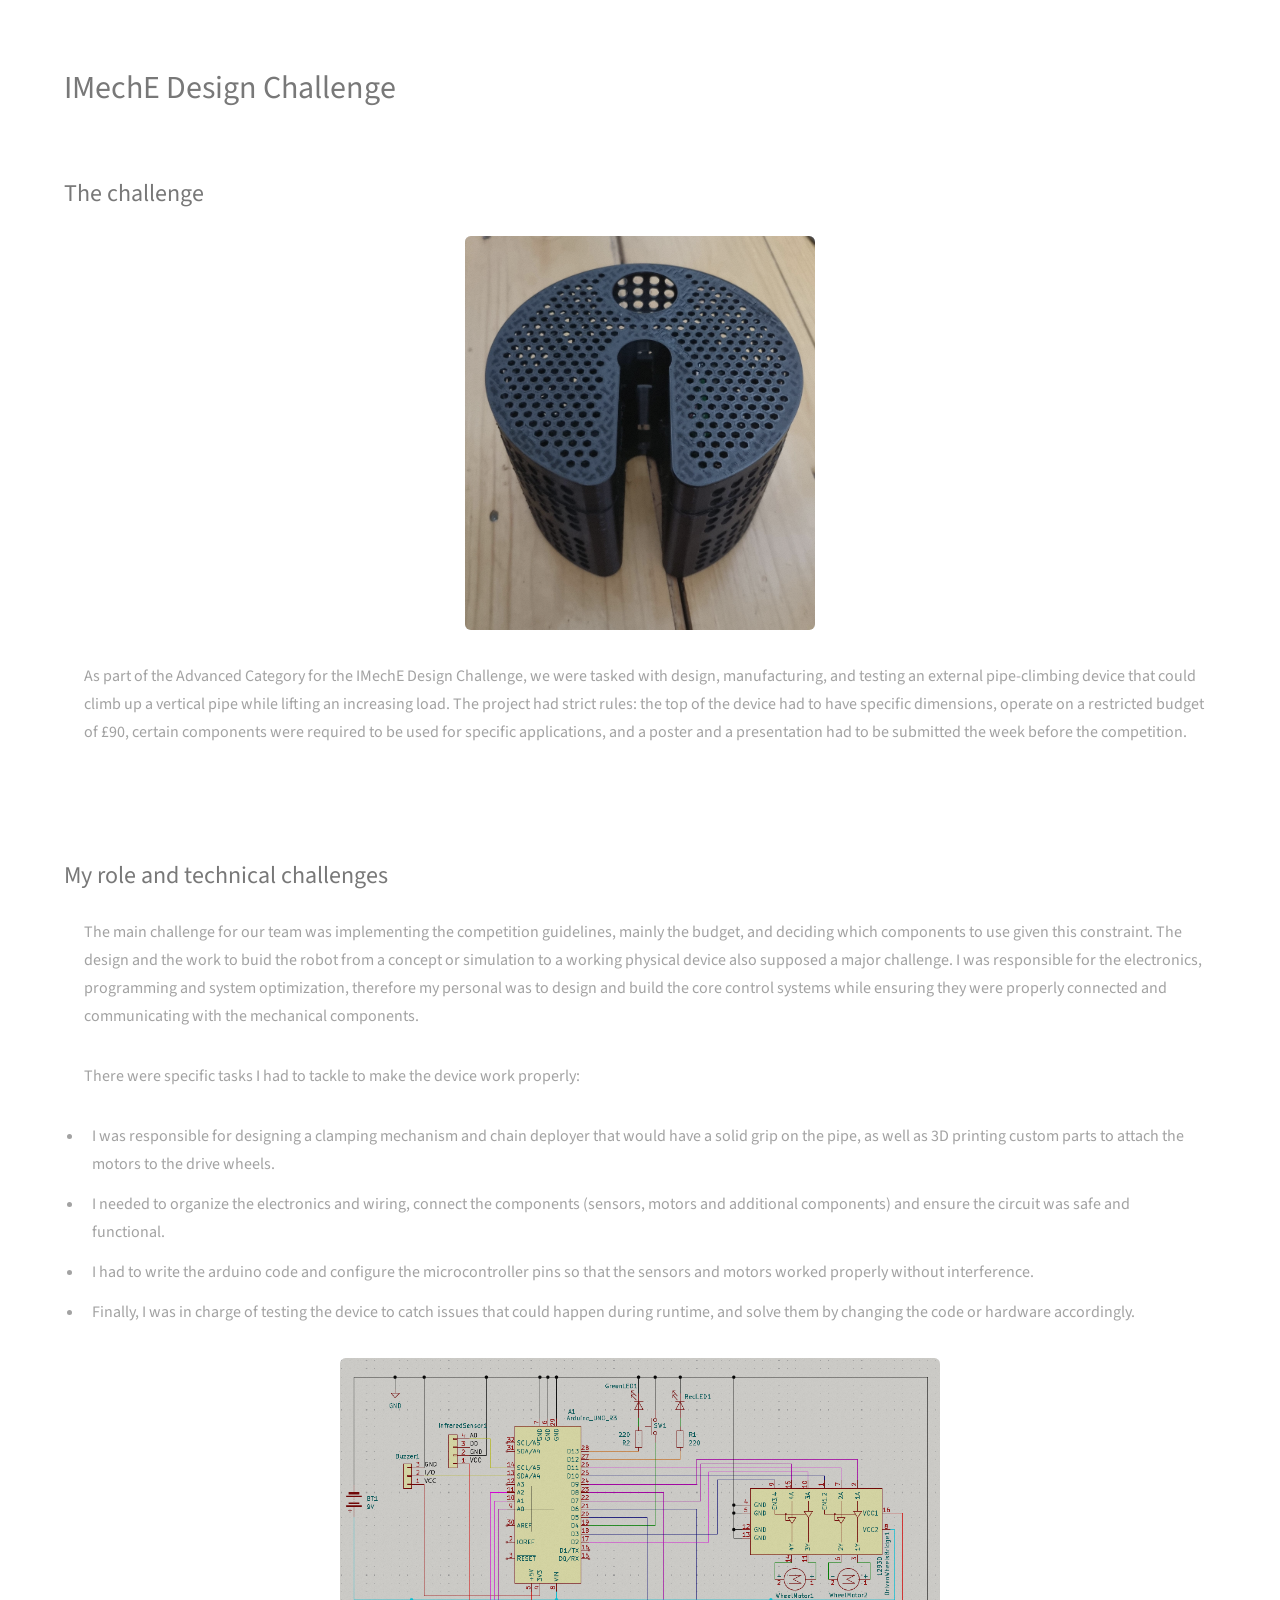
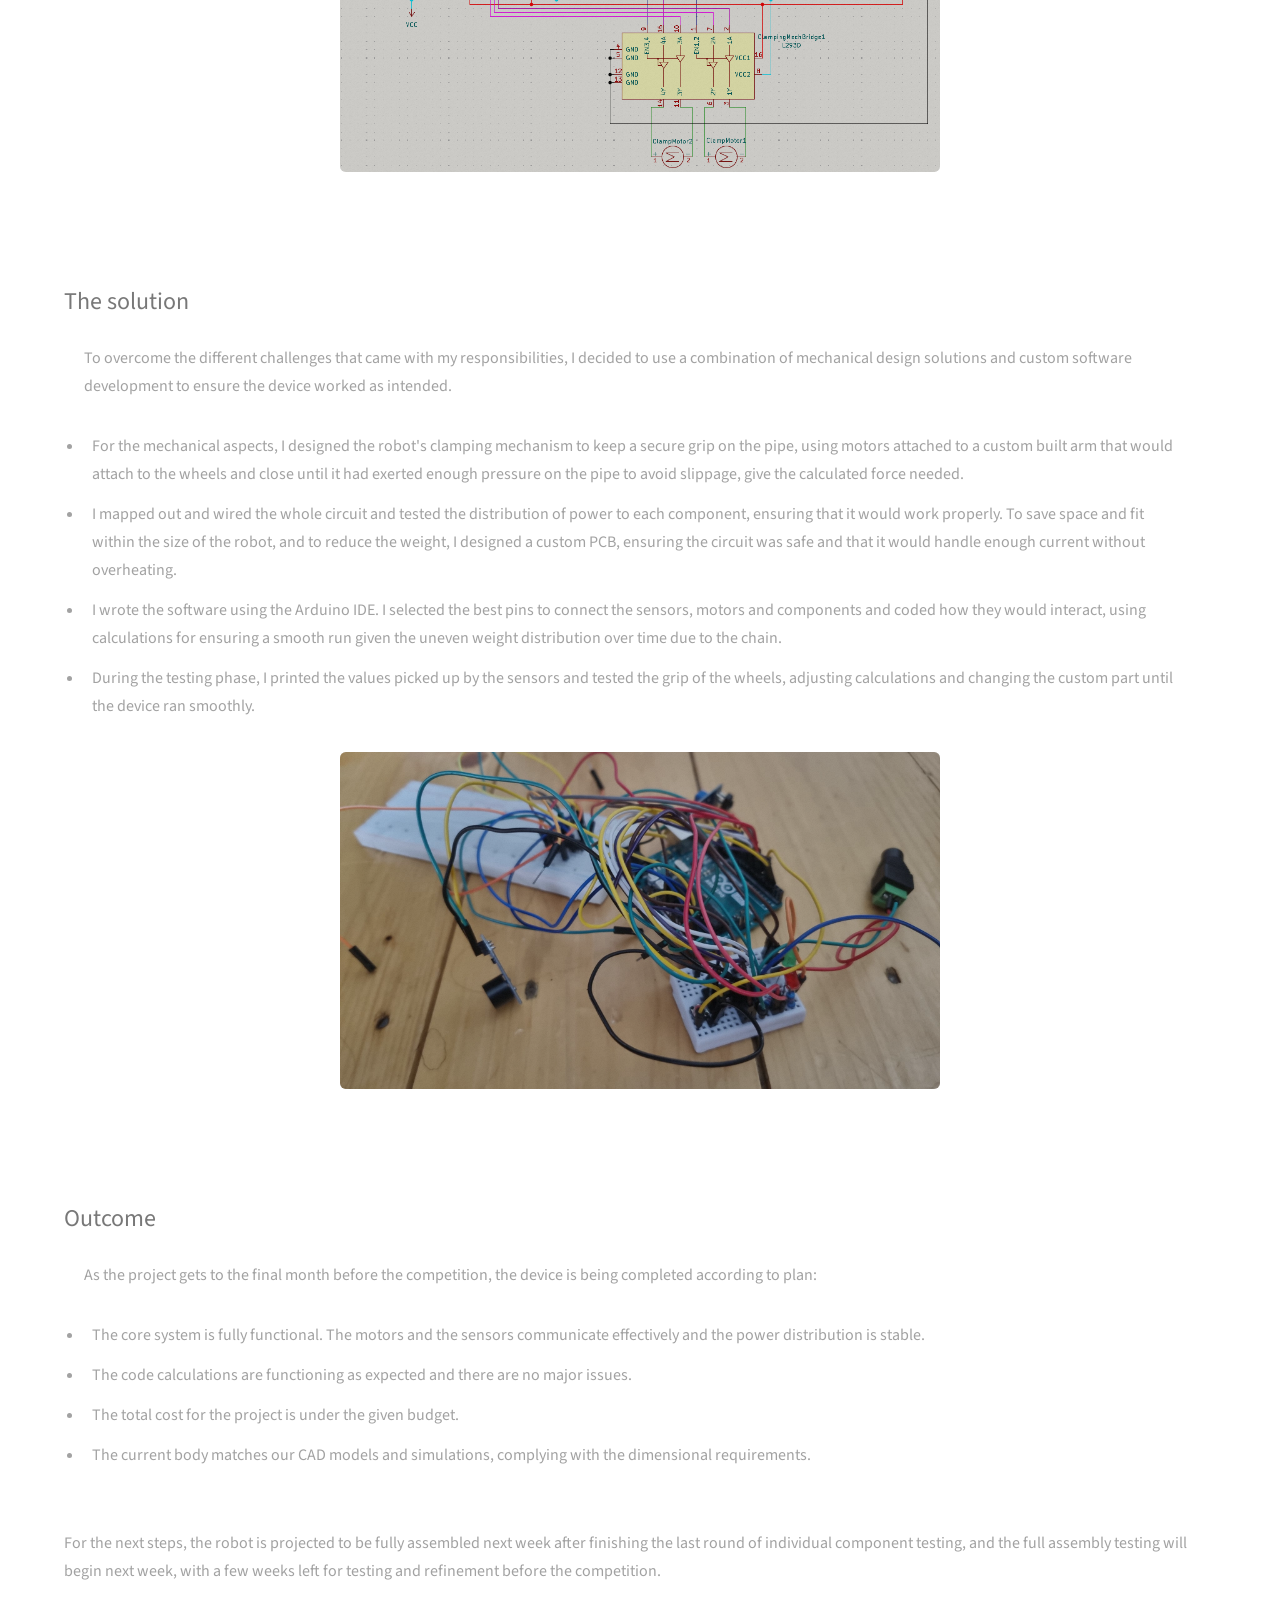
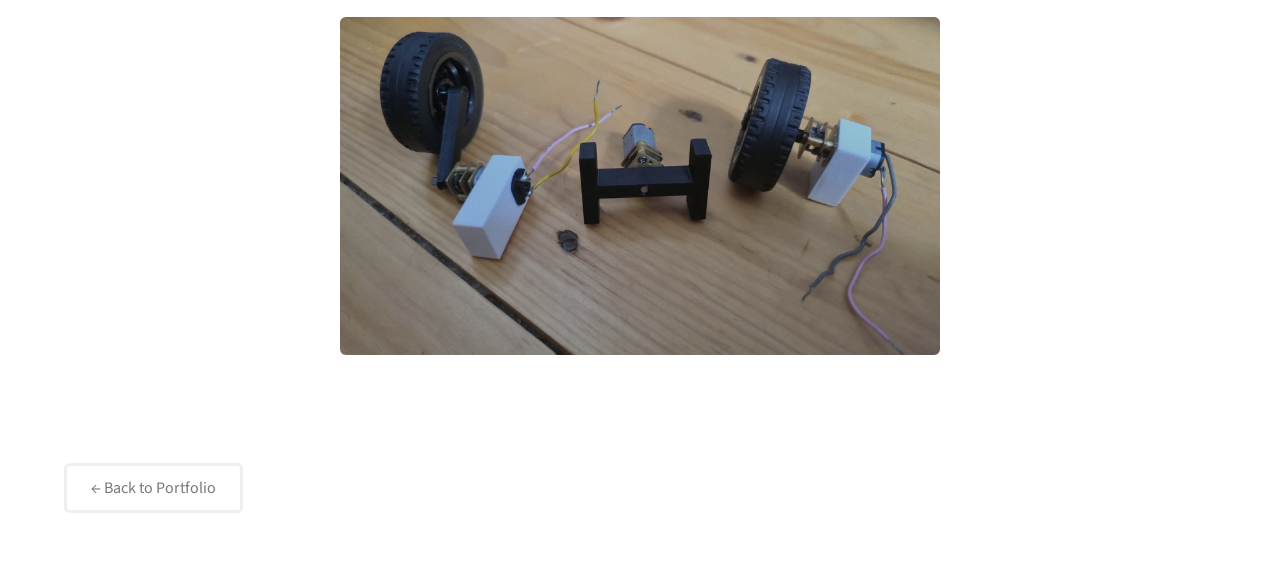
<file: imeche.html>
<!DOCTYPE HTML>
<html>
    <head>
        <title>IMechE Design Challenge - Cristina Franco</title>
        <meta charset="utf-8" />
        <meta name="viewport" content="width=device-width, initial-scale=1, user-scalable=no" />
        <link rel="stylesheet" href="assets/css/main.css" />
    </head>
    <body>
        <div style="padding: 4em;">
            <h1>IMechE Design Challenge</h1>
            
            <section class="portfolio-section">
                <h2>The challenge</h2> <!-- WHAT WE NEEDED TO DO-->
				<span class="image centre small-image"><img src="images/fulls/Blueberry/closedBody.jpeg" alt="" /></span>
                <p>As part of the Advanced Category for the IMechE Design Challenge, we were tasked with design, manufacturing, and testing an external pipe-climbing device that could climb up a vertical pipe while lifting an increasing load. The project had strict rules: the top of the device had to have specific dimensions, operate on a restricted budget of £90, certain components were required to be used for specific applications, and a poster and a presentation had to be submitted the week before the competition.</p>
                
            </section>

            <section class="portfolio-section">
                <h2>My role and technical challenges</h2>  
				<p>The main challenge for our team was implementing the competition guidelines, mainly the budget, and deciding which components to use given this constraint. The design and the work to buid the robot from a concept or simulation to a working physical device also supposed a major challenge. I was responsible for the electronics, programming and system optimization, therefore my personal was to design and build the core control systems while ensuring they were properly connected and communicating with the mechanical components.</p>
                <p>There were specific tasks I had to tackle to make the device work properly:<br />
                    <div class="row">
						<div class="col-6 col-12-xsmall">
							<ul>
								<li>I was responsible for designing a clamping mechanism and chain deployer that would have a solid grip on the pipe, as well as 3D printing custom parts to attach the motors to the drive wheels.</li>
								<li>I needed to organize the electronics and wiring, connect the components (sensors, motors and additional components) and ensure the circuit was safe and functional.</li>
							    <li>I had to write the arduino code and configure the microcontroller pins so that the sensors and motors worked properly without interference.</li>
                                <li>Finally, I was in charge of testing the device to catch issues that could happen during runtime, and solve them by changing the code or hardware accordingly.</li>
                            </ul>
                        </div>
                    </div></p>
                    <span class="image centre"><img src="images/fulls/Blueberry/schematic.png" alt="" /></span>
            </section>
            
            <section class="portfolio-section">
                <h2>The solution</h2> <!-- MENTION SPECIFIC SOFTWARE -->
				<p>To overcome the different challenges that came with my responsibilities, I decided to use a combination of mechanical design solutions and custom software development to ensure the device worked as intended.<br />
                    <div class="row">
						<div class="col-6 col-12-xsmall">
							<ul>
								<li>For the mechanical aspects, I designed the robot's clamping mechanism to keep a secure grip on the pipe, using motors attached to a custom built arm that would attach to the wheels and close until it had exerted enough pressure on the pipe to avoid slippage, give the calculated force needed.</li>
								<li>I mapped out and wired the whole circuit and tested the distribution of power to each component, ensuring that it would work properly. To save space and fit within the size of the robot, and to reduce the weight, I designed a custom PCB, ensuring the circuit was safe and that it would handle enough current without overheating.</li>
							    <li>I wrote the software using the Arduino IDE. I selected the best pins to connect the sensors, motors and components and coded how they would interact, using calculations for ensuring a smooth run given the uneven weight distribution over time due to the chain.</li>
                                <li>During the testing phase, I printed the values picked up by the sensors and tested the grip of the wheels, adjusting calculations and changing the custom part until the device ran smoothly.</li>
                            </ul>
                        </div>
                    </div></p>
                    <span class="image centre"><img src="images/fulls/Blueberry/electronics2.jpeg" alt="" /></span>
            </section>

            <section class="portfolio-section">
                <h2>Outcome</h2> <!-- quantified if possible-->
				<p>As the project gets to the final month before the competition, the device is being completed according to plan:<br />
                    <div class="row">
						<div class="col-6 col-12-xsmall">
							<ul>
								<li>The core system is fully functional. The motors and the sensors communicate effectively and the power distribution is stable.</li>
								<li>The code calculations are functioning as expected and there are no major issues.</li>
                                <li>The total cost for the project is under the given budget.</li>
							    <li>The current body matches our CAD models and simulations, complying with the dimensional requirements.</li>
                            </ul>
                        </div>
                    </div>
                <br /> For the next steps, the robot is projected to be fully assembled next week after finishing the last round of individual component testing, and the full assembly testing will begin next week, with a few weeks left for testing and refinement before the competition.</p>
                <span class="image centre"><img src="images/fulls/Blueberry/customParts2.jpeg" alt="" /></span>
            </section>
                <br />
            <a href="index.html#two" class="button">← Back to Portfolio</a>
        </div>
    </body>
</html>
</file>
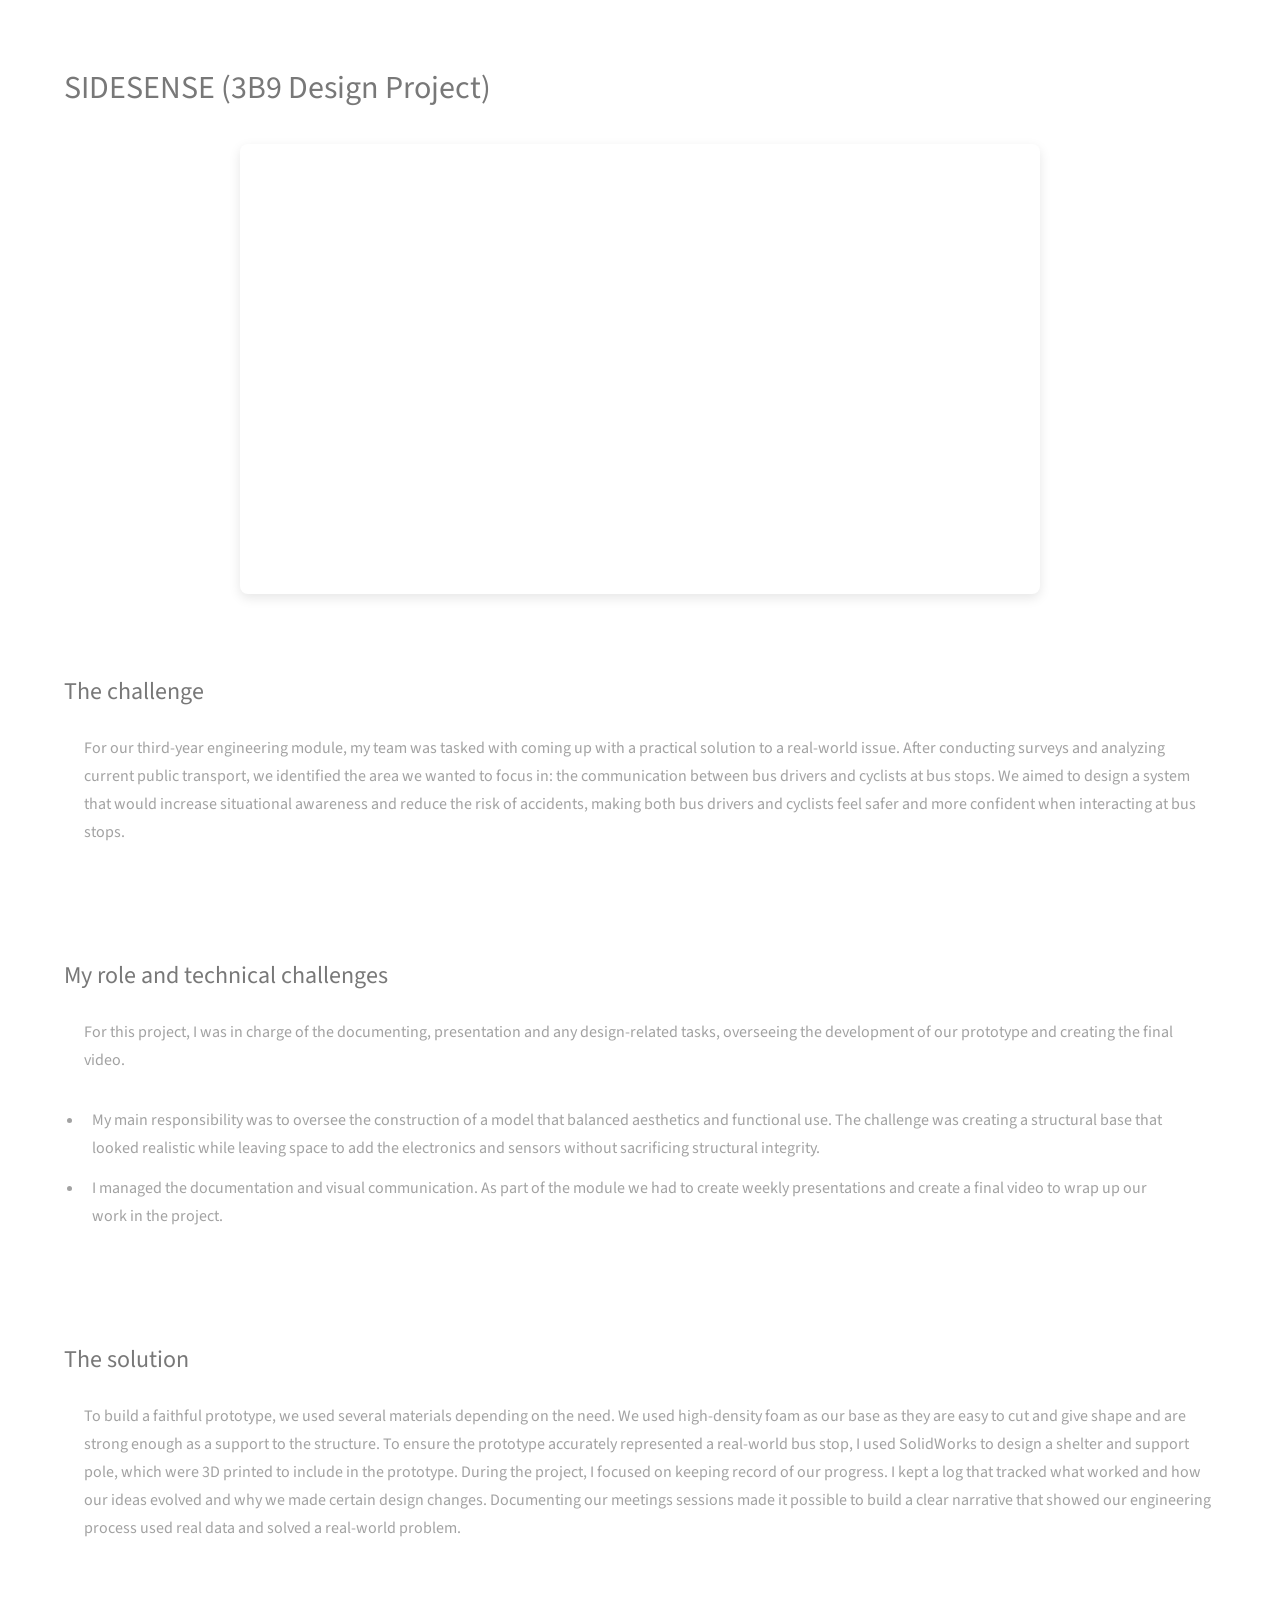
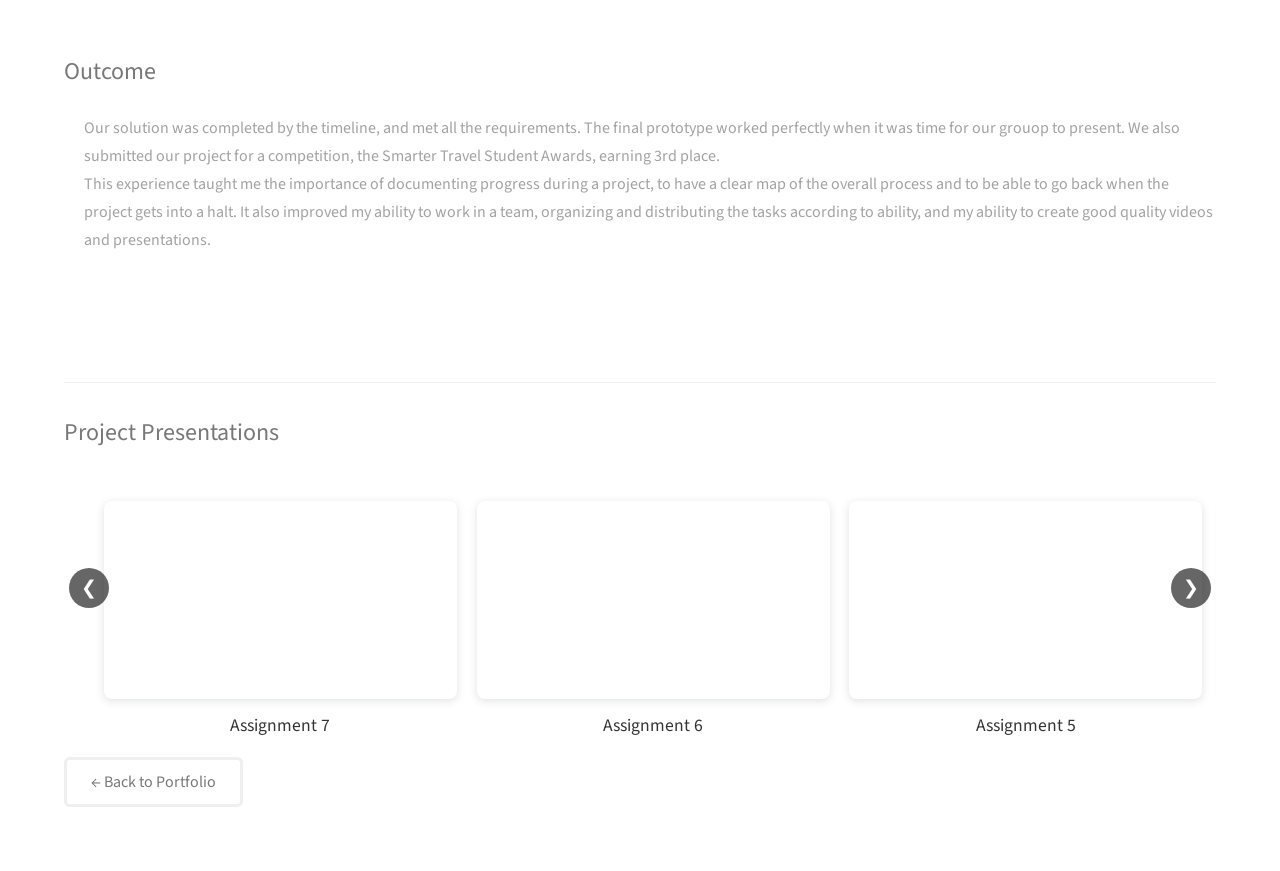
<file: sidesense.html>
<!DOCTYPE HTML>
<html>
    <head>
        <title>SIDESENSE Project - Cristina Franco</title>
        <meta charset="utf-8" />
        <meta name="viewport" content="width=device-width, initial-scale=1, user-scalable=no" />
        <link rel="stylesheet" href="assets/css/main.css">
    </head>
    <body>
        <div style="padding: 4em;">
            <h1>SIDESENSE (3B9 Design Project)</h1>

                <div class="portfolio-video-wrapper">
                    <iframe 
                        width="560"    
                        height="315" 
                        src="https://www.youtube.com/embed/0fKGhuYhfPM?si=S4HLk097Lf2tMZT0" 
                        title="YouTube video player" 
                        frameborder="0" 
                        allow="accelerometer; autoplay; clipboard-write; encrypted-media; gyroscope; picture-in-picture; web-share" 
                        referrerpolicy="strict-origin-when-cross-origin" 
                        allowfullscreen>
                    </iframe>
                </div>
           
            <section class="portfolio-section">
                <h2>The challenge</h2> <!-- WHAT WE NEEDED TO DO-->
                <p>For our third-year engineering module, my team was tasked with coming up with a practical solution to a real-world issue. After conducting surveys and analyzing current public transport, we identified the area we wanted to focus in: the communication between bus drivers and cyclists at bus stops. We aimed to design a system that would increase situational awareness and reduce the risk of accidents, making both bus drivers and cyclists feel safer and more confident when interacting at bus stops.</p>
            </section>

            <section class="portfolio-section">
                <h2>My role and technical challenges</h2>  
				<p>For this project, I was in charge of the documenting, presentation and any design-related tasks, overseeing the development of our prototype and creating the final video.</p> 
				    <div class="row">
						<div class="col-6 col-12-xsmall">
							<ul>	
						        <li>My main responsibility was to oversee the construction of a model that balanced aesthetics and functional use. The challenge was creating a structural base that looked realistic while leaving space to add the electronics and sensors without sacrificing structural integrity.</li>
                                <li>I managed the documentation and visual communication. As part of the module we had to create weekly presentations and create a final video to wrap up our work in the project.</li>                        
                            </ul>
                        </div>
                    </div>
            </section>

            <section class="portfolio-section">
                <h2>The solution</h2> <!-- MENTION SPECIFIC SOFTWARE -->

                <!--<div class="video-section">
                    <div class="video-content">
                        <div class="local-video-wrapper">
                            <video controls preload="metadata" 
                                    poster="images/fulls/Sidesense/VideoPlaceholder.png">
                                <source src="images/fulls/Sidesense/SpedAssembly.mp4" type="video/mp4">
                                Your browser does not support the video tag.
                            </video>
                        </div>
                    </div>-->

				        <p>To build a faithful prototype, we used several materials depending on the need. We used high-density foam as our base as they are easy to cut and give shape and are strong enough as a support to the structure. To ensure the prototype accurately represented a real-world bus stop, I used SolidWorks to design a shelter and support pole, which were 3D printed to include in the prototype.
                             During the project, I focused on keeping record of our progress. I kept a log that tracked what worked and how our ideas evolved and why we made certain design changes. Documenting our meetings sessions made it possible to build a clear narrative that showed our engineering process used real data and solved a real-world problem.</p>
            </section>
            
            <section class="portfolio-section">
                <h2>Outcome</h2> <!-- quantified if possible-->
				<p>Our solution was completed by the timeline, and met all the requirements. The final prototype worked perfectly when it was time for our grouop to present. 
                    We also submitted our project for a competition, the Smarter Travel Student Awards, earning 3rd place. <br /> This experience taught me the importance of documenting progress during a project, to have a clear map of the overall process and to be able to go back when the project gets into a halt. It also improved my ability to work in a team, organizing and distributing the tasks according to ability, and my ability to create good quality videos and presentations.</p>
            </section>
            
            <section class="portfolio-carousel-section">
                <h2>Project Presentations</h2>
                <div class="carousel-container">
                    <button class="carousel-btn prev-btn">&#10094;</button>
                    <button class="carousel-btn next-btn">&#10095;</button>

                    <div class="carousel-track" id="carouselTrack">
                        <div class="carousel-item">
                            <div class="presentation-wrapper" style="position: relative; width: 100%; height: 0; padding-top: 56.2500%;
                                        padding-bottom: 0; box-shadow: 0 2px 8px 0 rgba(63,69,81,0.16); margin-top: 1.6em; margin-bottom: 0.9em; overflow: hidden;
                                        border-radius: 8px; will-change: transform;">
                                <iframe 
                                    loading="lazy" 
                                    style="position: absolute; width: 100%; height: 100%; top: 0; left: 0; border: none; padding: 0;margin: 0;"
                                    src="https://www.canva.com/design/DAHOEuqyslQ/2R4M6Zdp5y6Q4beG1QJgTg/view?embed" 
                                    allowfullscreen="allowfullscreen" allow="fullscreen">
                                </iframe>
                            </div>
                            <h3>Assignment 7</h3>
                        </div>
                        
                        <div class="carousel-item">
                            <div class="presentation-wrapper" style="position: relative; width: 100%; height: 0; padding-top: 56.2500%;
                                        padding-bottom: 0; box-shadow: 0 2px 8px 0 rgba(63,69,81,0.16); margin-top: 1.6em; margin-bottom: 0.9em; overflow: hidden;
                                        border-radius: 8px; will-change: transform;">
                                <iframe 
                                    loading="lazy" 
                                    style="position: absolute; width: 100%; height: 100%; top: 0; left: 0; border: none; padding: 0;margin: 0;"
                                    src="https://www.canva.com/design/DAG2l6huw4A/byyrZoYQ3kLPUeO_ZLyaHA/view?embed" 
                                    allowfullscreen="allowfullscreen" allow="fullscreen">
                                </iframe>
                            </div>
                            <h3>Assignment 6</h3>
                        </div>

                        <div class="carousel-item">
                            <div class="presentation-wrapper" style="position: relative; width: 100%; height: 0; padding-top: 56.2500%;
                                        padding-bottom: 0; box-shadow: 0 2px 8px 0 rgba(63,69,81,0.16); margin-top: 1.6em; margin-bottom: 0.9em; overflow: hidden;
                                        border-radius: 8px; will-change: transform;">
                                
                                <iframe 
                                    loading="lazy" 
                                    style="position: absolute; width: 100%; height: 100%; top: 0; left: 0; border: none; padding: 0;margin: 0;"
                                    src="https://www.canva.com/design/DAG13Zfjo84/5yhD4GgmzgD4rLY8D4at_w/view?embed" 
                                    allowfullscreen="allowfullscreen" allow="fullscreen">
                                </iframe>
                            </div>
                            <h3>Assignment 5</h3>
                        </div>

                        <div class="carousel-item">
                            <div class="presentation-wrapper" style="position: relative; width: 100%; height: 0; padding-top: 56.2500%;
                                        padding-bottom: 0; box-shadow: 0 2px 8px 0 rgba(63,69,81,0.16); margin-top: 1.6em; margin-bottom: 0.9em; overflow: hidden;
                                        border-radius: 8px; will-change: transform;">
                                
                                <iframe 
                                    loading="lazy" 
                                    style="position: absolute; width: 100%; height: 100%; top: 0; left: 0; border: none; padding: 0;margin: 0;"
                                    src="https://www.canva.com/design/DAG1Ac0NUJw/-49j4Shcm-wSgpFtmX9VQw/view?embed" 
                                    allowfullscreen="allowfullscreen" allow="fullscreen">
                                </iframe>
                            </div>
                            <h3>Assignment 4</h3>
                        </div>

                        <div class="carousel-item">
                            <div class="presentation-wrapper" style="position: relative; width: 100%; height: 0; padding-top: 56.2500%;
                                        padding-bottom: 0; box-shadow: 0 2px 8px 0 rgba(63,69,81,0.16); margin-top: 1.6em; margin-bottom: 0.9em; overflow: hidden;
                                        border-radius: 8px; will-change: transform;">
                                
                                <iframe 
                                    loading="lazy" 
                                    style="position: absolute; width: 100%; height: 100%; top: 0; left: 0; border: none; padding: 0;margin: 0;"
                                    src="https://www.canva.com/design/DAG0XcbxkXM/E0u8Z3hnXYciR2MGK92WnA/view?embed"
                                    allowfullscreen="allowfullscreen" allow="fullscreen">
                                </iframe>
                            </div>
                            <h3>Assignment 3</h3>
                        </div>

                    </div>
                </div>
            </section>

            <a href="index.html#two" class="button">← Back to Portfolio</a>
        </div>

        <script src="assets/js/jquery.min.js"></script>
        <script src="assets/js/browser.min.js"></script>
        <script src="assets/js/breakpoints.min.js"></script>
        <script src="assets/js/util.js"></script>
        <script src="assets/js/main.js"></script>
        
    </body>
</html>
</file>
<file: assets/css/main.css>
@import url("fontawesome-all.min.css");
@import url("https://fonts.googleapis.com/css?family=Source+Sans+Pro:400,400italic");

/*
	Strata by HTML5 UP
	html5up.net | @ajlkn
	Free for personal and commercial use under the CCA 3.0 license (html5up.net/license)
*/

html, body, div, span, applet, object,
iframe, h1, h2, h3, h4, h5, h6, p, blockquote,
pre, a, abbr, acronym, address, big, cite,
code, del, dfn, em, img, ins, kbd, q, s, samp,
small, strike, strong, sub, sup, tt, var, b,
u, i, center, dl, dt, dd, ol, ul, li, fieldset,
form, label, legend, table, caption, tbody,
tfoot, thead, tr, th, td, article, aside,
canvas, details, embed, figure, figcaption,
footer, header, hgroup, menu, nav, output, ruby,
section, summary, time, mark, audio, video {
	margin: 0;
	padding: 0;
	border: 0;
	font-size: 100%;
	font: inherit;
	vertical-align: baseline;}

article, aside, details, figcaption, figure,
footer, header, hgroup, menu, nav, section {
	display: block;}

body {
	line-height: 1;
}

ol, ul {
	list-style: none;
}

blockquote, q {
	quotes: none;
}

	blockquote:before, blockquote:after, q:before, q:after {
		content: '';
		content: none;
	}

table {
	border-collapse: collapse;
	border-spacing: 0;
}

body {
	-webkit-text-size-adjust: none;
}

mark {
	background-color: transparent;
	color: inherit;
}

input::-moz-focus-inner {
	border: 0;
	padding: 0;
}

input, select, textarea {
	-moz-appearance: none;
	-webkit-appearance: none;
	-ms-appearance: none;
	appearance: none;
}

/* Basic */

	html {
		box-sizing: border-box;
	}

	*, *:before, *:after {
		box-sizing: inherit;
	}

	body {
		background: #fff;
	}

		body.is-preload *, body.is-preload *:before, body.is-preload *:after {
			-moz-animation: none !important;
			-webkit-animation: none !important;
			-ms-animation: none !important;
			animation: none !important;
			-moz-transition: none !important;
			-webkit-transition: none !important;
			-ms-transition: none !important;
			transition: none !important;
		}

	body, input, select, textarea {
		color: #a2a2a2;
		font-family: "Source Sans Pro", Helvetica, sans-serif;
		font-size: 16pt;
		font-weight: 400;
		line-height: 1.75em;
	}

	a {
		-moz-transition: color 0.2s ease-in-out, border-color 0.2s ease-in-out;
		-webkit-transition: color 0.2s ease-in-out, border-color 0.2s ease-in-out;
		-ms-transition: color 0.2s ease-in-out, border-color 0.2s ease-in-out;
		transition: color 0.2s ease-in-out, border-color 0.2s ease-in-out;
		border-bottom: dotted 1px;
		color: #49bf9d;
		text-decoration: none;
	}

		a:hover {
			border-bottom-color: transparent;
			color: #49bf9d !important;
			text-decoration: none;
		}

	strong, b {
		color: #787878;
		font-weight: 400;
	}

	em, i {
		font-style: italic;
	}

	p {
		margin: 0 0 2em 0;
	}

	h1, h2, h3, h4, h5, h6 {
		color: #787878;
		font-weight: 400;
		line-height: 1em;
		margin: 0 0 1em 0;
	}

		h1 a, h2 a, h3 a, h4 a, h5 a, h6 a {
			color: inherit;
			text-decoration: none;
		}

	h1 {
		font-size: 2em;
		line-height: 1.5em;
	}

	h2 {
		font-size: 1.5em;
		line-height: 1.5em;
	}

	h3 {
		font-size: 1.25em;
		line-height: 1.5em;
	}

	h4 {
		font-size: 1.1em;
		line-height: 1.5em;
	}

	h5 {
		font-size: 0.9em;
		line-height: 1.5em;
	}

	h6 {
		font-size: 0.7em;
		line-height: 1.5em;
	}

	sub {
		font-size: 0.8em;
		position: relative;
		top: 0.5em;
	}

	sup {
		font-size: 0.8em;
		position: relative;
		top: -0.5em;
	}

	hr {
		border: 0;
		border-bottom: solid 2px #efefef;
		margin: 2em 0;
	}

		hr.major {
			margin: 3em 0;
		}

	blockquote {
		border-left: solid 6px #efefef;
		font-style: italic;
		margin: 0 0 2em 0;
		padding: 0.5em 0 0.5em 1.5em;
	}

	code {
		background: #f7f7f7;
		border-radius: 0.35em;
		border: solid 2px #efefef;
		font-family: "Courier New", monospace;
		font-size: 0.9em;
		margin: 0 0.25em;
		padding: 0.25em 0.65em;
	}

	pre {
		-webkit-overflow-scrolling: touch;
		font-family: "Courier New", monospace;
		font-size: 0.9em;
		margin: 0 0 2em 0;
	}

		pre code {
			display: block;
			line-height: 1.75em;
			padding: 1em 1.5em;
			overflow-x: auto;
		}

	.align-left {
		text-align: left;
	}

	.align-center {
		text-align: center;
	}

	.align-right {
		text-align: right;
	}

/* Container */

	.container {
		margin: 0 auto;
		max-width: calc(100% - 4em);
		width: 100%;
	}

		.container.xsmall {
			width: 25%;
		}

		.container.small {
			width: 50%;
		}

		.container.medium {
			width: 75%;
		}

		.container.large {
			width: 125%;
		}

		.container.xlarge {
			width: 150%;
		}

		.container.max {
			width: 100%;
		}

		@media screen and (max-width: 980px) {

			.container {
				width: 100% !important;
				max-width: 100% !important;
			}

		}

		@media screen and (max-width: 480px) {

			.container {
				max-width: calc(100% - 3em);
			}

		}

/* Row */

	.row {
		display: flex;
		flex-wrap: wrap;
		box-sizing: border-box;
		align-items: stretch;
	}

		.row > * {
			box-sizing: border-box;
		}

		.row.gtr-uniform > * > :last-child {
			margin-bottom: 0;
		}

		.row.aln-left {
			justify-content: flex-start;
		}

		.row.aln-center {
			justify-content: center;
		}

		.row.aln-right {
			justify-content: flex-end;
		}

		.row.aln-top {
			align-items: flex-start;
		}

		.row.aln-middle {
			align-items: center;
		}

		.row.aln-bottom {
			align-items: flex-end;
		}

		.row > .imp {
			order: -1;
		}

		.row > .col-1 {
			width: 8.33333%;
		}

		.row > .off-1 {
			margin-left: 8.33333%;
		}

		.row > .col-2 {
			width: 16.66667%;
		}

		.row > .off-2 {
			margin-left: 16.66667%;
		}

		.row > .col-3 {
			width: 25%;
		}

		.row > .off-3 {
			margin-left: 25%;
		}

		.row > .col-4 {
			width: 33.33333%;
		}

		.row > .off-4 {
			margin-left: 33.33333%;
		}

		.row > .col-5 {
			width: 41.66667%;
		}

		.row > .off-5 {
			margin-left: 41.66667%;
		}

		.row > .col-6 {
			width: 50%;
		}

		.row > .off-6 {
			margin-left: 50%;
		}

		.row > .col-7 {
			width: 58.33333%;
		}

		.row > .off-7 {
			margin-left: 58.33333%;
		}

		.row > .col-8 {
			width: 66.66667%;
		}

		.row > .off-8 {
			margin-left: 66.66667%;
		}

		.row > .col-9 {
			width: 75%;
		}

		.row > .off-9 {
			margin-left: 75%;
		}

		.row > .col-10 {
			width: 83.33333%;
		}

		.row > .off-10 {
			margin-left: 83.33333%;
		}

		.row > .col-11 {
			width: 91.66667%;
		}

		.row > .off-11 {
			margin-left: 91.66667%;
		}

		.row > .col-12 {
			width: 100%;
		}

		.row > .off-12 {
			margin-left: 100%;
		}

		.row.gtr-0 {
			margin-top: 0;
			margin-left: 0em;
		}

			.row.gtr-0 > * {
				padding: 0 0 0 0em;
			}

			.row.gtr-0.gtr-uniform {
				margin-top: 0em;
			}

				.row.gtr-0.gtr-uniform > * {
					padding-top: 0em;
				}

		.row.gtr-25 {
			margin-top: 0;
			margin-left: -0.625em;
		}

			.row.gtr-25 > * {
				padding: 0 0 0 0.625em;
			}

			.row.gtr-25.gtr-uniform {
				margin-top: -0.625em;
			}

				.row.gtr-25.gtr-uniform > * {
					padding-top: 0.625em;
				}

		.row.gtr-50 {
			margin-top: 0;
			margin-left: -1.25em;
		}

			.row.gtr-50 > * {
				padding: 0 0 0 1.25em;
			}

			.row.gtr-50.gtr-uniform {
				margin-top: -1.25em;
			}

				.row.gtr-50.gtr-uniform > * {
					padding-top: 1.25em;
				}

		.row {
			margin-top: 0;
			margin-left: -2.5em;
		}

			.row > * {
				padding: 0 0 0 2.5em;
			}

			.row.gtr-uniform {
				margin-top: -2.5em;
			}

				.row.gtr-uniform > * {
					padding-top: 2.5em;
				}

		.row.gtr-150 {
			margin-top: 0;
			margin-left: -3.75em;
		}

			.row.gtr-150 > * {
				padding: 0 0 0 3.75em;
			}

			.row.gtr-150.gtr-uniform {
				margin-top: -3.75em;
			}

				.row.gtr-150.gtr-uniform > * {
					padding-top: 3.75em;
				}

		.row.gtr-200 {
			margin-top: 0;
			margin-left: -5em;
		}

			.row.gtr-200 > * {
				padding: 0 0 0 5em;
			}

			.row.gtr-200.gtr-uniform {
				margin-top: -5em;
			}

				.row.gtr-200.gtr-uniform > * {
					padding-top: 5em;
				}

		@media screen and (max-width: 1800px) {

			.row {
				display: flex;
				flex-wrap: wrap;
				box-sizing: border-box;
				align-items: stretch;
			}

				.row > * {
					box-sizing: border-box;
				}

				.row.gtr-uniform > * > :last-child {
					margin-bottom: 0;
				}

				.row.aln-left {
					justify-content: flex-start;
				}

				.row.aln-center {
					justify-content: center;
				}

				.row.aln-right {
					justify-content: flex-end;
				}

				.row.aln-top {
					align-items: flex-start;
				}

				.row.aln-middle {
					align-items: center;
				}

				.row.aln-bottom {
					align-items: flex-end;
				}

				.row > .imp-xlarge {
					order: -1;
				}

				.row > .col-1-xlarge {
					width: 8.33333%;
				}

				.row > .off-1-xlarge {
					margin-left: 8.33333%;
				}

				.row > .col-2-xlarge {
					width: 16.66667%;
				}

				.row > .off-2-xlarge {
					margin-left: 16.66667%;
				}

				.row > .col-3-xlarge {
					width: 25%;
				}

				.row > .off-3-xlarge {
					margin-left: 25%;
				}

				.row > .col-4-xlarge {
					width: 33.33333%;
				}

				.row > .off-4-xlarge {
					margin-left: 33.33333%;
				}

				.row > .col-5-xlarge {
					width: 41.66667%;
				}

				.row > .off-5-xlarge {
					margin-left: 41.66667%;
				}

				.row > .col-6-xlarge {
					width: 50%;
				}

				.row > .off-6-xlarge {
					margin-left: 50%;
				}

				.row > .col-7-xlarge {
					width: 58.33333%;
				}

				.row > .off-7-xlarge {
					margin-left: 58.33333%;
				}

				.row > .col-8-xlarge {
					width: 66.66667%;
				}

				.row > .off-8-xlarge {
					margin-left: 66.66667%;
				}

				.row > .col-9-xlarge {
					width: 75%;
				}

				.row > .off-9-xlarge {
					margin-left: 75%;
				}

				.row > .col-10-xlarge {
					width: 83.33333%;
				}

				.row > .off-10-xlarge {
					margin-left: 83.33333%;
				}

				.row > .col-11-xlarge {
					width: 91.66667%;
				}

				.row > .off-11-xlarge {
					margin-left: 91.66667%;
				}

				.row > .col-12-xlarge {
					width: 100%;
				}

				.row > .off-12-xlarge {
					margin-left: 100%;
				}

				.row.gtr-0 {
					margin-top: 0;
					margin-left: 0em;
				}

					.row.gtr-0 > * {
						padding: 0 0 0 0em;
					}

					.row.gtr-0.gtr-uniform {
						margin-top: 0em;
					}

						.row.gtr-0.gtr-uniform > * {
							padding-top: 0em;
						}

				.row.gtr-25 {
					margin-top: 0;
					margin-left: -0.625em;
				}

					.row.gtr-25 > * {
						padding: 0 0 0 0.625em;
					}

					.row.gtr-25.gtr-uniform {
						margin-top: -0.625em;
					}

						.row.gtr-25.gtr-uniform > * {
							padding-top: 0.625em;
						}

				.row.gtr-50 {
					margin-top: 0;
					margin-left: -1.25em;
				}

					.row.gtr-50 > * {
						padding: 0 0 0 1.25em;
					}

					.row.gtr-50.gtr-uniform {
						margin-top: -1.25em;
					}

						.row.gtr-50.gtr-uniform > * {
							padding-top: 1.25em;
						}

				.row {
					margin-top: 0;
					margin-left: -2.5em;
				}

					.row > * {
						padding: 0 0 0 2.5em;
					}

					.row.gtr-uniform {
						margin-top: -2.5em;
					}

						.row.gtr-uniform > * {
							padding-top: 2.5em;
						}

				.row.gtr-150 {
					margin-top: 0;
					margin-left: -3.75em;
				}

					.row.gtr-150 > * {
						padding: 0 0 0 3.75em;
					}

					.row.gtr-150.gtr-uniform {
						margin-top: -3.75em;
					}

						.row.gtr-150.gtr-uniform > * {
							padding-top: 3.75em;
						}

				.row.gtr-200 {
					margin-top: 0;
					margin-left: -5em;
				}

					.row.gtr-200 > * {
						padding: 0 0 0 5em;
					}

					.row.gtr-200.gtr-uniform {
						margin-top: -5em;
					}

						.row.gtr-200.gtr-uniform > * {
							padding-top: 5em;
						}

		}

		@media screen and (max-width: 1280px) {

			.row {
				display: flex;
				flex-wrap: wrap;
				box-sizing: border-box;
				align-items: stretch;
			}

				.row > * {
					box-sizing: border-box;
				}

				.row.gtr-uniform > * > :last-child {
					margin-bottom: 0;
				}

				.row.aln-left {
					justify-content: flex-start;
				}

				.row.aln-center {
					justify-content: center;
				}

				.row.aln-right {
					justify-content: flex-end;
				}

				.row.aln-top {
					align-items: flex-start;
				}

				.row.aln-middle {
					align-items: center;
				}

				.row.aln-bottom {
					align-items: flex-end;
				}

				.row > .imp-large {
					order: -1;
				}

				.row > .col-1-large {
					width: 8.33333%;
				}

				.row > .off-1-large {
					margin-left: 8.33333%;
				}

				.row > .col-2-large {
					width: 16.66667%;
				}

				.row > .off-2-large {
					margin-left: 16.66667%;
				}

				.row > .col-3-large {
					width: 25%;
				}

				.row > .off-3-large {
					margin-left: 25%;
				}

				.row > .col-4-large {
					width: 33.33333%;
				}

				.row > .off-4-large {
					margin-left: 33.33333%;
				}

				.row > .col-5-large {
					width: 41.66667%;
				}

				.row > .off-5-large {
					margin-left: 41.66667%;
				}

				.row > .col-6-large {
					width: 50%;
				}

				.row > .off-6-large {
					margin-left: 50%;
				}

				.row > .col-7-large {
					width: 58.33333%;
				}

				.row > .off-7-large {
					margin-left: 58.33333%;
				}

				.row > .col-8-large {
					width: 66.66667%;
				}

				.row > .off-8-large {
					margin-left: 66.66667%;
				}

				.row > .col-9-large {
					width: 75%;
				}

				.row > .off-9-large {
					margin-left: 75%;
				}

				.row > .col-10-large {
					width: 83.33333%;
				}

				.row > .off-10-large {
					margin-left: 83.33333%;
				}

				.row > .col-11-large {
					width: 91.66667%;
				}

				.row > .off-11-large {
					margin-left: 91.66667%;
				}

				.row > .col-12-large {
					width: 100%;
				}

				.row > .off-12-large {
					margin-left: 100%;
				}

				.row.gtr-0 {
					margin-top: 0;
					margin-left: 0em;
				}

					.row.gtr-0 > * {
						padding: 0 0 0 0em;
					}

					.row.gtr-0.gtr-uniform {
						margin-top: 0em;
					}

						.row.gtr-0.gtr-uniform > * {
							padding-top: 0em;
						}

				.row.gtr-25 {
					margin-top: 0;
					margin-left: -0.5em;
				}

					.row.gtr-25 > * {
						padding: 0 0 0 0.5em;
					}

					.row.gtr-25.gtr-uniform {
						margin-top: -0.5em;
					}

						.row.gtr-25.gtr-uniform > * {
							padding-top: 0.5em;
						}

				.row.gtr-50 {
					margin-top: 0;
					margin-left: -1em;
				}

					.row.gtr-50 > * {
						padding: 0 0 0 1em;
					}

					.row.gtr-50.gtr-uniform {
						margin-top: -1em;
					}

						.row.gtr-50.gtr-uniform > * {
							padding-top: 1em;
						}

				.row {
					margin-top: 0;
					margin-left: -2em;
				}

					.row > * {
						padding: 0 0 0 2em;
					}

					.row.gtr-uniform {
						margin-top: -2em;
					}

						.row.gtr-uniform > * {
							padding-top: 2em;
						}

				.row.gtr-150 {
					margin-top: 0;
					margin-left: -3em;
				}

					.row.gtr-150 > * {
						padding: 0 0 0 3em;
					}

					.row.gtr-150.gtr-uniform {
						margin-top: -3em;
					}

						.row.gtr-150.gtr-uniform > * {
							padding-top: 3em;
						}

				.row.gtr-200 {
					margin-top: 0;
					margin-left: -4em;
				}

					.row.gtr-200 > * {
						padding: 0 0 0 4em;
					}

					.row.gtr-200.gtr-uniform {
						margin-top: -4em;
					}

						.row.gtr-200.gtr-uniform > * {
							padding-top: 4em;
						}

		}

		@media screen and (max-width: 980px) {

			.row {
				display: flex;
				flex-wrap: wrap;
				box-sizing: border-box;
				align-items: stretch;
			}

				.row > * {
					box-sizing: border-box;
				}

				.row.gtr-uniform > * > :last-child {
					margin-bottom: 0;
				}

				.row.aln-left {
					justify-content: flex-start;
				}

				.row.aln-center {
					justify-content: center;
				}

				.row.aln-right {
					justify-content: flex-end;
				}

				.row.aln-top {
					align-items: flex-start;
				}

				.row.aln-middle {
					align-items: center;
				}

				.row.aln-bottom {
					align-items: flex-end;
				}

				.row > .imp-medium {
					order: -1;
				}

				.row > .col-1-medium {
					width: 8.33333%;
				}

				.row > .off-1-medium {
					margin-left: 8.33333%;
				}

				.row > .col-2-medium {
					width: 16.66667%;
				}

				.row > .off-2-medium {
					margin-left: 16.66667%;
				}

				.row > .col-3-medium {
					width: 25%;
				}

				.row > .off-3-medium {
					margin-left: 25%;
				}

				.row > .col-4-medium {
					width: 33.33333%;
				}

				.row > .off-4-medium {
					margin-left: 33.33333%;
				}

				.row > .col-5-medium {
					width: 41.66667%;
				}

				.row > .off-5-medium {
					margin-left: 41.66667%;
				}

				.row > .col-6-medium {
					width: 50%;
				}

				.row > .off-6-medium {
					margin-left: 50%;
				}

				.row > .col-7-medium {
					width: 58.33333%;
				}

				.row > .off-7-medium {
					margin-left: 58.33333%;
				}

				.row > .col-8-medium {
					width: 66.66667%;
				}

				.row > .off-8-medium {
					margin-left: 66.66667%;
				}

				.row > .col-9-medium {
					width: 75%;
				}

				.row > .off-9-medium {
					margin-left: 75%;
				}

				.row > .col-10-medium {
					width: 83.33333%;
				}

				.row > .off-10-medium {
					margin-left: 83.33333%;
				}

				.row > .col-11-medium {
					width: 91.66667%;
				}

				.row > .off-11-medium {
					margin-left: 91.66667%;
				}

				.row > .col-12-medium {
					width: 100%;
				}

				.row > .off-12-medium {
					margin-left: 100%;
				}

				.row.gtr-0 {
					margin-top: 0;
					margin-left: 0em;
				}

					.row.gtr-0 > * {
						padding: 0 0 0 0em;
					}

					.row.gtr-0.gtr-uniform {
						margin-top: 0em;
					}

						.row.gtr-0.gtr-uniform > * {
							padding-top: 0em;
						}

				.row.gtr-25 {
					margin-top: 0;
					margin-left: -0.5em;
				}

					.row.gtr-25 > * {
						padding: 0 0 0 0.5em;
					}

					.row.gtr-25.gtr-uniform {
						margin-top: -0.5em;
					}

						.row.gtr-25.gtr-uniform > * {
							padding-top: 0.5em;
						}

				.row.gtr-50 {
					margin-top: 0;
					margin-left: -1em;
				}

					.row.gtr-50 > * {
						padding: 0 0 0 1em;
					}

					.row.gtr-50.gtr-uniform {
						margin-top: -1em;
					}

						.row.gtr-50.gtr-uniform > * {
							padding-top: 1em;
						}

				.row {
					margin-top: 0;
					margin-left: -2em;
				}

					.row > * {
						padding: 0 0 0 2em;
					}

					.row.gtr-uniform {
						margin-top: -2em;
					}

						.row.gtr-uniform > * {
							padding-top: 2em;
						}

				.row.gtr-150 {
					margin-top: 0;
					margin-left: -3em;
				}

					.row.gtr-150 > * {
						padding: 0 0 0 3em;
					}

					.row.gtr-150.gtr-uniform {
						margin-top: -3em;
					}

						.row.gtr-150.gtr-uniform > * {
							padding-top: 3em;
						}

				.row.gtr-200 {
					margin-top: 0;
					margin-left: -4em;
				}

					.row.gtr-200 > * {
						padding: 0 0 0 4em;
					}

					.row.gtr-200.gtr-uniform {
						margin-top: -4em;
					}

						.row.gtr-200.gtr-uniform > * {
							padding-top: 4em;
						}

		}

		@media screen and (max-width: 736px) {

			.row {
				display: flex;
				flex-wrap: wrap;
				box-sizing: border-box;
				align-items: stretch;
			}

				.row > * {
					box-sizing: border-box;
				}

				.row.gtr-uniform > * > :last-child {
					margin-bottom: 0;
				}

				.row.aln-left {
					justify-content: flex-start;
				}

				.row.aln-center {
					justify-content: center;
				}

				.row.aln-right {
					justify-content: flex-end;
				}

				.row.aln-top {
					align-items: flex-start;
				}

				.row.aln-middle {
					align-items: center;
				}

				.row.aln-bottom {
					align-items: flex-end;
				}

				.row > .imp-small {
					order: -1;
				}

				.row > .col-1-small {
					width: 8.33333%;
				}

				.row > .off-1-small {
					margin-left: 8.33333%;
				}

				.row > .col-2-small {
					width: 16.66667%;
				}

				.row > .off-2-small {
					margin-left: 16.66667%;
				}

				.row > .col-3-small {
					width: 25%;
				}

				.row > .off-3-small {
					margin-left: 25%;
				}

				.row > .col-4-small {
					width: 33.33333%;
				}

				.row > .off-4-small {
					margin-left: 33.33333%;
				}

				.row > .col-5-small {
					width: 41.66667%;
				}

				.row > .off-5-small {
					margin-left: 41.66667%;
				}

				.row > .col-6-small {
					width: 50%;
				}

				.row > .off-6-small {
					margin-left: 50%;
				}

				.row > .col-7-small {
					width: 58.33333%;
				}

				.row > .off-7-small {
					margin-left: 58.33333%;
				}

				.row > .col-8-small {
					width: 66.66667%;
				}

				.row > .off-8-small {
					margin-left: 66.66667%;
				}

				.row > .col-9-small {
					width: 75%;
				}

				.row > .off-9-small {
					margin-left: 75%;
				}

				.row > .col-10-small {
					width: 83.33333%;
				}

				.row > .off-10-small {
					margin-left: 83.33333%;
				}

				.row > .col-11-small {
					width: 91.66667%;
				}

				.row > .off-11-small {
					margin-left: 91.66667%;
				}

				.row > .col-12-small {
					width: 100%;
				}

				.row > .off-12-small {
					margin-left: 100%;
				}

				.row.gtr-0 {
					margin-top: 0;
					margin-left: 0em;
				}

					.row.gtr-0 > * {
						padding: 0 0 0 0em;
					}

					.row.gtr-0.gtr-uniform {
						margin-top: 0em;
					}

						.row.gtr-0.gtr-uniform > * {
							padding-top: 0em;
						}

				.row.gtr-25 {
					margin-top: 0;
					margin-left: -0.375em;
				}

					.row.gtr-25 > * {
						padding: 0 0 0 0.375em;
					}

					.row.gtr-25.gtr-uniform {
						margin-top: -0.375em;
					}

						.row.gtr-25.gtr-uniform > * {
							padding-top: 0.375em;
						}

				.row.gtr-50 {
					margin-top: 0;
					margin-left: -0.75em;
				}

					.row.gtr-50 > * {
						padding: 0 0 0 0.75em;
					}

					.row.gtr-50.gtr-uniform {
						margin-top: -0.75em;
					}

						.row.gtr-50.gtr-uniform > * {
							padding-top: 0.75em;
						}

				.row {
					margin-top: 0;
					margin-left: -1.5em;
				}

					.row > * {
						padding: 0 0 0 1.5em;
					}

					.row.gtr-uniform {
						margin-top: -1.5em;
					}

						.row.gtr-uniform > * {
							padding-top: 1.5em;
						}

				.row.gtr-150 {
					margin-top: 0;
					margin-left: -2.25em;
				}

					.row.gtr-150 > * {
						padding: 0 0 0 2.25em;
					}

					.row.gtr-150.gtr-uniform {
						margin-top: -2.25em;
					}

						.row.gtr-150.gtr-uniform > * {
							padding-top: 2.25em;
						}

				.row.gtr-200 {
					margin-top: 0;
					margin-left: -3em;
				}

					.row.gtr-200 > * {
						padding: 0 0 0 3em;
					}

					.row.gtr-200.gtr-uniform {
						margin-top: -3em;
					}

						.row.gtr-200.gtr-uniform > * {
							padding-top: 3em;
						}

		}

		@media screen and (max-width: 480px) {

			.row {
				display: flex;
				flex-wrap: wrap;
				box-sizing: border-box;
				align-items: stretch;
			}

				.row > * {
					box-sizing: border-box;
				}

				.row.gtr-uniform > * > :last-child {
					margin-bottom: 0;
				}

				.row.aln-left {
					justify-content: flex-start;
				}

				.row.aln-center {
					justify-content: center;
				}

				.row.aln-right {
					justify-content: flex-end;
				}

				.row.aln-top {
					align-items: flex-start;
				}

				.row.aln-middle {
					align-items: center;
				}

				.row.aln-bottom {
					align-items: flex-end;
				}

				.row > .imp-xsmall {
					order: -1;
				}

				.row > .col-1-xsmall {
					width: 8.33333%;
				}

				.row > .off-1-xsmall {
					margin-left: 8.33333%;
				}

				.row > .col-2-xsmall {
					width: 16.66667%;
				}

				.row > .off-2-xsmall {
					margin-left: 16.66667%;
				}

				.row > .col-3-xsmall {
					width: 25%;
				}

				.row > .off-3-xsmall {
					margin-left: 25%;
				}

				.row > .col-4-xsmall {
					width: 33.33333%;
				}

				.row > .off-4-xsmall {
					margin-left: 33.33333%;
				}

				.row > .col-5-xsmall {
					width: 41.66667%;
				}

				.row > .off-5-xsmall {
					margin-left: 41.66667%;
				}

				.row > .col-6-xsmall {
					width: 50%;
				}

				.row > .off-6-xsmall {
					margin-left: 50%;
				}

				.row > .col-7-xsmall {
					width: 58.33333%;
				}

				.row > .off-7-xsmall {
					margin-left: 58.33333%;
				}

				.row > .col-8-xsmall {
					width: 66.66667%;
				}

				.row > .off-8-xsmall {
					margin-left: 66.66667%;
				}

				.row > .col-9-xsmall {
					width: 75%;
				}

				.row > .off-9-xsmall {
					margin-left: 75%;
				}

				.row > .col-10-xsmall {
					width: 83.33333%;
				}

				.row > .off-10-xsmall {
					margin-left: 83.33333%;
				}

				.row > .col-11-xsmall {
					width: 91.66667%;
				}

				.row > .off-11-xsmall {
					margin-left: 91.66667%;
				}

				.row > .col-12-xsmall {
					width: 100%;
				}

				.row > .off-12-xsmall {
					margin-left: 100%;
				}

				.row.gtr-0 {
					margin-top: 0;
					margin-left: 0em;
				}

					.row.gtr-0 > * {
						padding: 0 0 0 0em;
					}

					.row.gtr-0.gtr-uniform {
						margin-top: 0em;
					}

						.row.gtr-0.gtr-uniform > * {
							padding-top: 0em;
						}

				.row.gtr-25 {
					margin-top: 0;
					margin-left: -0.375em;
				}

					.row.gtr-25 > * {
						padding: 0 0 0 0.375em;
					}

					.row.gtr-25.gtr-uniform {
						margin-top: -0.375em;
					}

						.row.gtr-25.gtr-uniform > * {
							padding-top: 0.375em;
						}

				.row.gtr-50 {
					margin-top: 0;
					margin-left: -0.75em;
				}

					.row.gtr-50 > * {
						padding: 0 0 0 0.75em;
					}

					.row.gtr-50.gtr-uniform {
						margin-top: -0.75em;
					}

						.row.gtr-50.gtr-uniform > * {
							padding-top: 0.75em;
						}

				.row {
					margin-top: 0;
					margin-left: -1.5em;
				}

					.row > * {
						padding: 0 0 0 1.5em;
					}

					.row.gtr-uniform {
						margin-top: -1.5em;
					}

						.row.gtr-uniform > * {
							padding-top: 1.5em;
						}

				.row.gtr-150 {
					margin-top: 0;
					margin-left: -2.25em;
				}

					.row.gtr-150 > * {
						padding: 0 0 0 2.25em;
					}

					.row.gtr-150.gtr-uniform {
						margin-top: -2.25em;
					}

						.row.gtr-150.gtr-uniform > * {
							padding-top: 2.25em;
						}

				.row.gtr-200 {
					margin-top: 0;
					margin-left: -3em;
				}

					.row.gtr-200 > * {
						padding: 0 0 0 3em;
					}

					.row.gtr-200.gtr-uniform {
						margin-top: -3em;
					}

						.row.gtr-200.gtr-uniform > * {
							padding-top: 3em;
						}

		}

/* Section/Article */

	section.special, article.special {
		text-align: center;
	}

	header p {
		color: #b2b2b2;
		position: relative;
		margin: 0 0 1.5em 0;
	}

	header h2 + p {
		font-size: 1.25em;
		margin-top: -1em;
		line-height: 1.5em;
	}

	header h3 + p {
		font-size: 1.1em;
		margin-top: -0.8em;
		line-height: 1.5em;
	}

	header h4 + p,
	header h5 + p,
	header h6 + p {
		font-size: 0.9em;
		margin-top: -0.6em;
		line-height: 1.5em;
	}

	header.major h2 {
		font-size: 2em;
	}

/* Form */

	form {
		margin: 0 0 2em 0;
	}

	label {
		color: #787878;
		display: block;
		font-size: 0.9em;
		font-weight: 400;
		margin: 0 0 1em 0;
	}

	input[type="text"],
	input[type="password"],
	input[type="email"],
	select,
	textarea {
		-moz-appearance: none;
		-webkit-appearance: none;
		-ms-appearance: none;
		appearance: none;
		background: #f7f7f7;
		border-radius: 0.35em;
		border: solid 2px transparent;
		color: inherit;
		display: block;
		outline: 0;
		padding: 0 0.75em;
		text-decoration: none;
		width: 100%;
	}

		input[type="text"]:invalid,
		input[type="password"]:invalid,
		input[type="email"]:invalid,
		select:invalid,
		textarea:invalid {
			box-shadow: none;
		}

		input[type="text"]:focus,
		input[type="password"]:focus,
		input[type="email"]:focus,
		select:focus,
		textarea:focus {
			border-color: #49bf9d;
		}

	select {
		background-image: url("data:image/svg+xml;charset=utf8,%3Csvg xmlns='http://www.w3.org/2000/svg' width='40' height='40' preserveAspectRatio='none' viewBox='0 0 40 40'%3E%3Cpath d='M9.4,12.3l10.4,10.4l10.4-10.4c0.2-0.2,0.5-0.4,0.9-0.4c0.3,0,0.6,0.1,0.9,0.4l3.3,3.3c0.2,0.2,0.4,0.5,0.4,0.9 c0,0.4-0.1,0.6-0.4,0.9L20.7,31.9c-0.2,0.2-0.5,0.4-0.9,0.4c-0.3,0-0.6-0.1-0.9-0.4L4.3,17.3c-0.2-0.2-0.4-0.5-0.4-0.9 c0-0.4,0.1-0.6,0.4-0.9l3.3-3.3c0.2-0.2,0.5-0.4,0.9-0.4S9.1,12.1,9.4,12.3z' fill='%23dfdfdf' /%3E%3C/svg%3E");
		background-size: 1.25rem;
		background-repeat: no-repeat;
		background-position: calc(100% - 1rem) center;
		height: 2.75em;
		padding-right: 2.75em;
		text-overflow: ellipsis;
	}

		select option {
			color: #787878;
			background: #fff;
		}

		select:focus::-ms-value {
			background-color: transparent;
		}

		select::-ms-expand {
			display: none;
		}

	input[type="text"],
	input[type="password"],
	input[type="email"],
	select {
		height: 2.75em;
	}

	textarea {
		padding: 0.75em;
	}

	input[type="checkbox"],
	input[type="radio"] {
		-moz-appearance: none;
		-webkit-appearance: none;
		-ms-appearance: none;
		appearance: none;
		display: block;
		float: left;
		margin-right: -2em;
		opacity: 0;
		width: 1em;
		z-index: -1;
	}

		input[type="checkbox"] + label,
		input[type="radio"] + label {
			text-decoration: none;
			color: #a2a2a2;
			cursor: pointer;
			display: inline-block;
			font-size: 1em;
			font-weight: 400;
			padding-left: 2.4em;
			padding-right: 0.75em;
			position: relative;
		}

			input[type="checkbox"] + label:before,
			input[type="radio"] + label:before {
				-moz-osx-font-smoothing: grayscale;
				-webkit-font-smoothing: antialiased;
				display: inline-block;
				font-style: normal;
				font-variant: normal;
				text-rendering: auto;
				line-height: 1;
				text-transform: none !important;
				font-family: 'Font Awesome 5 Free';
				font-weight: 900;
			}

			input[type="checkbox"] + label:before,
			input[type="radio"] + label:before {
				background: #f7f7f7;
				border-radius: 0.35em;
				border: solid 2px transparent;
				content: '';
				display: inline-block;
				font-size: 0.8em;
				height: 2.0625em;
				left: 0;
				line-height: 1.85625em;
				position: absolute;
				text-align: center;
				top: 0;
				width: 2.0625em;
			}

		input[type="checkbox"]:checked + label:before,
		input[type="radio"]:checked + label:before {
			background: #787878;
			border-color: #787878;
			color: #fff;
			content: '\f00c';
		}

		input[type="checkbox"]:focus + label:before,
		input[type="radio"]:focus + label:before {
			border-color: #49bf9d;
		}

	input[type="checkbox"] + label:before {
		border-radius: 0.35em;
	}

	input[type="radio"] + label:before {
		border-radius: 100%;
	}

	::-webkit-input-placeholder {
		color: #b2b2b2 !important;
		opacity: 1.0;
	}

	:-moz-placeholder {
		color: #b2b2b2 !important;
		opacity: 1.0;
	}

	::-moz-placeholder {
		color: #b2b2b2 !important;
		opacity: 1.0;
	}

	:-ms-input-placeholder {
		color: #b2b2b2 !important;
		opacity: 1.0;
	}

/* Box */

	.box {
		border-radius: 0.35em;
		border: solid 2px #efefef;
		margin-bottom: 2em;
		padding: 1.5em;
	}

		.box > :last-child,
		.box > :last-child > :last-child,
		.box > :last-child > :last-child > :last-child {
			margin-bottom: 0;
		}

		.box.alt {
			border: 0;
			border-radius: 0;
			padding: 0;
		}

/* Icon */

	.icon {
		text-decoration: none;
		border-bottom: none;
		position: relative;
	}

		.icon:before {
			-moz-osx-font-smoothing: grayscale;
			-webkit-font-smoothing: antialiased;
			display: inline-block;
			font-style: normal;
			font-variant: normal;
			text-rendering: auto;
			line-height: 1;
			text-transform: none !important;
			font-family: 'Font Awesome 5 Free';
			font-weight: 400;
		}

		.icon > .label {
			display: none;
		}

		.icon:before {
			line-height: inherit;
		}

		.icon.solid:before {
			font-weight: 900;
		}

		.icon.brands:before {
			font-family: 'Font Awesome 5 Brands';
		}

/* Image */

	.image {
		border-radius: 0.35em;
		border: 0;
		display: inline-block;
		position: relative;
	}

		.image:before {
			-moz-transition: opacity 0.2s ease-in-out;
			-webkit-transition: opacity 0.2s ease-in-out;
			-ms-transition: opacity 0.2s ease-in-out;
			transition: opacity 0.2s ease-in-out;
			background: url("images/overlay.png");
			border-radius: 0.35em;
			content: '';
			display: block;
			height: 100%;
			left: 0;
			opacity: 0.5;
			position: absolute;
			top: 0;
			width: 100%;
		}

		.image.thumb {
			text-align: center;
		}

			.image.thumb:after {
				-moz-transition: opacity 0.2s ease-in-out;
				-webkit-transition: opacity 0.2s ease-in-out;
				-ms-transition: opacity 0.2s ease-in-out;
				transition: opacity 0.2s ease-in-out;
				border-radius: 0.35em;
				border: solid 3px rgba(255, 255, 255, 0.5);
				color: #fff;
				content: 'View';
				display: inline-block;
				font-size: 0.8em;
				font-weight: 400;
				left: 50%;
				line-height: 2.25em;
				margin: -1.25em 0 0 -3em;
				opacity: 0;
				padding: 0 1.5em;
				position: absolute;
				text-align: center;
				text-decoration: none;
				top: 50%;
				white-space: nowrap;
			}

			.image.thumb:hover:after {
				opacity: 1.0;
			}

			.image.thumb:hover:before {
				background: url("images/overlay.png"), url("images/overlay.png");
				opacity: 1.0;
			}

		.image img {
			border-radius: 0.35em;
			display: block;
		}

		.image.left {
			float: left;
			margin: 0 1.5em 1em 0;
			top: 0.25em;
		}

		.image.right {
			float: right;
			margin: 0 0 1em 1.5em;
			top: 0.25em;
		}

		.image.left, .image.right {
			max-width: 40%;
		}

			.image.left img, .image.right img {
				width: 100%;
			}

		.image.fit {
			display: block;
			margin: 0 0 2em 0;
			width: 100%;
		}

			.image.fit img {
				width: 100%;
			}

		.image.avatar {
			border-radius: 100%;
		}

			.image.avatar:before {
				display: none;
			}

			.image.avatar img {
				border-radius: 100%;
				width: 100%;
			}

/* List */

	ol {
		list-style: decimal;
		margin: 0 0 2em 0;
		padding-left: 1.25em;
	}

		ol li {
			padding-left: 0.25em;
		}

	ul {
		list-style: disc;
		margin: 0 0 2em 0;
		padding-left: 1em;
	}

		ul li {
			padding-left: 0.5em;
		}

		ul.alt {
			list-style: none;
			padding-left: 0;
		}

			ul.alt li {
				border-top: solid 2px #efefef;
				padding: 0.5em 0;
			}

				ul.alt li:first-child {
					border-top: 0;
					padding-top: 0;
				}

	dl {
		margin: 0 0 2em 0;
	}

/* Icons */

	ul.icons {
		cursor: default;
		list-style: none;
		padding-left: 0;
	}

		ul.icons li {
			display: inline-block;
			padding: 0 1em 0 0;
		}

			ul.icons li:last-child {
				padding-right: 0;
			}

			ul.icons li .icon:before {
				font-size: 1.5em;
			}

/* Labeled Icons */

	ul.labeled-icons {
		list-style: none;
		padding: 0;
	}

		ul.labeled-icons li {
			line-height: 1.75em;
			margin: 1.5em 0 0 0;
			padding-left: 2.25em;
			position: relative;
		}

			ul.labeled-icons li:first-child {
				margin-top: 0;
			}

			ul.labeled-icons li a {
				color: inherit;
			}

			ul.labeled-icons li h3 {
				color: #b2b2b2;
				left: 0;
				position: absolute;
				text-align: center;
				top: 0;
				width: 1em;
			}

/* Actions */

	ul.actions {
		display: -moz-flex;
		display: -webkit-flex;
		display: -ms-flex;
		display: flex;
		cursor: default;
		list-style: none;
		margin-left: -1em;
		padding-left: 0;
	}

		ul.actions li {
			padding: 0 0 0 1em;
			vertical-align: middle;
		}

		ul.actions.special {
			-moz-justify-content: center;
			-webkit-justify-content: center;
			-ms-justify-content: center;
			justify-content: center;
			width: 100%;
			margin-left: 0;
		}

			ul.actions.special li:first-child {
				padding-left: 0;
			}

		ul.actions.stacked {
			-moz-flex-direction: column;
			-webkit-flex-direction: column;
			-ms-flex-direction: column;
			flex-direction: column;
			margin-left: 0;
		}

			ul.actions.stacked li {
				padding: 1.3em 0 0 0;
			}

				ul.actions.stacked li:first-child {
					padding-top: 0;
				}

		ul.actions.fit {
			width: calc(100% + 1em);
		}

			ul.actions.fit li {
				-moz-flex-grow: 1;
				-webkit-flex-grow: 1;
				-ms-flex-grow: 1;
				flex-grow: 1;
				-moz-flex-shrink: 1;
				-webkit-flex-shrink: 1;
				-ms-flex-shrink: 1;
				flex-shrink: 1;
				width: 100%;
			}

				ul.actions.fit li > * {
					width: 100%;
				}

			ul.actions.fit.stacked {
				width: 100%;
			}

		@media screen and (max-width: 480px) {

			ul.actions:not(.fixed) {
				-moz-flex-direction: column;
				-webkit-flex-direction: column;
				-ms-flex-direction: column;
				flex-direction: column;
				margin-left: 0;
				width: 100% !important;
			}

				ul.actions:not(.fixed) li {
					-moz-flex-grow: 1;
					-webkit-flex-grow: 1;
					-ms-flex-grow: 1;
					flex-grow: 1;
					-moz-flex-shrink: 1;
					-webkit-flex-shrink: 1;
					-ms-flex-shrink: 1;
					flex-shrink: 1;
					padding: 1em 0 0 0;
					text-align: center;
					width: 100%;
				}

					ul.actions:not(.fixed) li > * {
						width: 100%;
					}

					ul.actions:not(.fixed) li:first-child {
						padding-top: 0;
					}

					ul.actions:not(.fixed) li input[type="submit"],
					ul.actions:not(.fixed) li input[type="reset"],
					ul.actions:not(.fixed) li input[type="button"],
					ul.actions:not(.fixed) li button,
					ul.actions:not(.fixed) li .button {
						width: 100%;
					}

						ul.actions:not(.fixed) li input[type="submit"].icon:before,
						ul.actions:not(.fixed) li input[type="reset"].icon:before,
						ul.actions:not(.fixed) li input[type="button"].icon:before,
						ul.actions:not(.fixed) li button.icon:before,
						ul.actions:not(.fixed) li .button.icon:before {
							margin-left: -0.5em;
						}

		}

/* Table */

	.table-wrapper {
		-webkit-overflow-scrolling: touch;
		overflow-x: auto;
	}

	table {
		margin: 0 0 2em 0;
		width: 100%;
	}

		table tbody tr {
			border: solid 1px #efefef;
			border-left: 0;
			border-right: 0;
		}

			table tbody tr:nth-child(2n + 1) {
				background-color: #f7f7f7;
			}

		table td {
			padding: 0.75em 0.75em;
		}

		table th {
			color: #787878;
			font-size: 0.9em;
			font-weight: 400;
			padding: 0 0.75em 0.75em 0.75em;
			text-align: left;
		}

		table thead {
			border-bottom: solid 2px #efefef;
		}

		table tfoot {
			border-top: solid 2px #efefef;
		}

		table.alt {
			border-collapse: separate;
		}

			table.alt tbody tr td {
				border: solid 2px #efefef;
				border-left-width: 0;
				border-top-width: 0;
			}

				table.alt tbody tr td:first-child {
					border-left-width: 2px;
				}

			table.alt tbody tr:first-child td {
				border-top-width: 2px;
			}

			table.alt thead {
				border-bottom: 0;
			}

			table.alt tfoot {
				border-top: 0;
			}

/* Button */

	input[type="submit"],
	input[type="reset"],
	input[type="button"],
	.button {
		-moz-appearance: none;
		-webkit-appearance: none;
		-ms-appearance: none;
		appearance: none;
		-moz-transition: background-color 0.2s ease-in-out, color 0.2s ease-in-out, border-color 0.2s ease-in-out;
		-webkit-transition: background-color 0.2s ease-in-out, color 0.2s ease-in-out, border-color 0.2s ease-in-out;
		-ms-transition: background-color 0.2s ease-in-out, color 0.2s ease-in-out, border-color 0.2s ease-in-out;
		transition: background-color 0.2s ease-in-out, color 0.2s ease-in-out, border-color 0.2s ease-in-out;
		background-color: transparent;
		border-radius: 0.35em;
		border: solid 3px #efefef;
		color: #787878 !important;
		cursor: pointer;
		display: inline-block;
		font-weight: 400;
		height: 3.15em;
		height: calc(2.75em + 6px);
		line-height: 2.75em;
		min-width: 10em;
		padding: 0 1.5em;
		text-align: center;
		text-decoration: none;
		white-space: nowrap;
	}

		input[type="submit"]:hover,
		input[type="reset"]:hover,
		input[type="button"]:hover,
		.button:hover {
			border-color: #49bf9d;
			color: #49bf9d !important;
		}

		input[type="submit"]:active,
		input[type="reset"]:active,
		input[type="button"]:active,
		.button:active {
			background-color: rgba(73, 191, 157, 0.1);
			border-color: #49bf9d;
			color: #49bf9d !important;
		}

		input[type="submit"].icon,
		input[type="reset"].icon,
		input[type="button"].icon,
		.button.icon {
			padding-left: 1.35em;
		}

			input[type="submit"].icon:before,
			input[type="reset"].icon:before,
			input[type="button"].icon:before,
			.button.icon:before {
				margin-right: 0.5em;
			}

		input[type="submit"].fit,
		input[type="reset"].fit,
		input[type="button"].fit,
		.button.fit {
			min-width: 0;
			width: 100%;
		}

		input[type="submit"].small,
		input[type="reset"].small,
		input[type="button"].small,
		.button.small {
			font-size: 0.8em;
		}

		input[type="submit"].large,
		input[type="reset"].large,
		input[type="button"].large,
		.button.large {
			font-size: 1.35em;
		}

		input[type="submit"].primary,
		input[type="reset"].primary,
		input[type="button"].primary,
		.button.primary {
			background-color: #49bf9d;
			border-color: #49bf9d;
			color: #ffffff !important;
		}

			input[type="submit"].primary:hover,
			input[type="reset"].primary:hover,
			input[type="button"].primary:hover,
			.button.primary:hover {
				background-color: #5cc6a7;
				border-color: #5cc6a7;
			}

			input[type="submit"].primary:active,
			input[type="reset"].primary:active,
			input[type="button"].primary:active,
			.button.primary:active {
				background-color: #3eb08f;
				border-color: #3eb08f;
			}

		input[type="submit"].disabled, input[type="submit"]:disabled,
		input[type="reset"].disabled,
		input[type="reset"]:disabled,
		input[type="button"].disabled,
		input[type="button"]:disabled,
		.button.disabled,
		.button:disabled {
			background-color: #e7e7e7 !important;
			border-color: #e7e7e7 !important;
			color: #b2b2b2 !important;
			cursor: default;
		}

/* Work Item */

	.work-item {
		margin: 0 0 2em 0;
	}

		.work-item .image {
			margin: 0 0 1.5em 0;
		}

		.work-item h3 {
			font-size: 1em;
			margin: 0 0 0.5em 0;
		}

		.work-item p {
			font-size: 0.8em;
			line-height: 1.5em;
			margin: 0;
		}

/* Header */

	#header {
		display: -moz-flex;
		display: -webkit-flex;
		display: -ms-flex;
		display: flex;
		-moz-flex-direction: column;
		-webkit-flex-direction: column;
		-ms-flex-direction: column;
		flex-direction: column;
		-moz-align-items: -moz-flex-end;
		-webkit-align-items: -webkit-flex-end;
		-ms-align-items: -ms-flex-end;
		align-items: flex-end;
		-moz-justify-content: space-between;
		-webkit-justify-content: space-between;
		-ms-justify-content: space-between;
		justify-content: flex-start; /* to start at the top*/
		align-items: center;
		text-align: center;
		padding: 6em 2em 4em 2em;
		background-color: #1f1815;
		background-attachment: scroll, fixed;								/*scroll;*/
		background-image: url("images/overlay.png"), url("../../images/hdbg.jpg");
		background-position: top left,							top left;
		background-repeat: repeat,								no-repeat;
		background-size: auto,								cover; /*150%*/
		color: rgba(255, 255, 255, 0.5);
		height: 100%;
		left: 0;
		padding: 8em 4em;
		position: fixed;
		text-align: right;
		top: 0;
		width: 35%;
	}

		#header > * {
			-moz-flex-shrink: 0;
			-webkit-flex-shrink: 0;
			-ms-flex-shrink: 0;
			flex-shrink: 0;
			width: 100%;
		}

		#header > .inner {
			-moz-flex-grow: 1;
			-webkit-flex-grow: 1;
			-ms-flex-grow: 1;
			flex-grow: 1;
			margin: 0 0 2em 0;
		}

		#header strong, #header b {
			color: #ffffff;
		}

		#header h2, #header h3, #header h4, #header h5, #header h6 {
			color: #ffffff;
		}

		#header h1 {
			color: rgba(255, 255, 255, 0.5);
			font-size: 1.35em;
			line-height: 1.75em;
			margin: 0;
		}

		#header .image.avatar {
			margin: 0 0 1em 0;
			width: 6.25em;
		}

/* Footer */

	#footer .icons {
		margin: 1em 0 0 0;
	}

		#footer .icons a {
			color: rgba(255, 255, 255, 0.4);
		}

	#footer .copyright {
		color: rgba(255, 255, 255, 0.4);
		font-size: 0.8em;
		list-style: none;
		margin: 1em 0 0 0;
		padding: 0;
	}

		#footer .copyright li {
			border-left: solid 1px rgba(255, 255, 255, 0.25);
			display: inline-block;
			line-height: 1em;
			margin-left: 0.75em;
			padding-left: 0.75em;
		}

			#footer .copyright li:first-child {
				border-left: 0;
				margin-left: 0;
				padding-left: 0;
			}

			#footer .copyright li a {
				color: inherit;
			}

/* Main */

	#main {
		margin: 0 auto;
		max-width: 75em;
		padding: 3em 2em;
		width: 100%;
	}

		#main > section {
			border-top: solid 2px #efefef;
			margin: 4em 0 0 0;
			padding: 4em 0 0 0;
		}

			#main > section:first-child {
				border-top: 0;
				margin-top: 0;
				padding-top: 0;
			}

/* Poptrox */

	@-moz-keyframes spin {
		0% {
			-moz-transform: rotate(0deg);
			-webkit-transform: rotate(0deg);
			-ms-transform: rotate(0deg);
			transform: rotate(0deg);
		}

		100% {
			-moz-transform: rotate(360deg);
			-webkit-transform: rotate(360deg);
			-ms-transform: rotate(360deg);
			transform: rotate(360deg);
		}
	}

	@-webkit-keyframes spin {
		0% {
			-moz-transform: rotate(0deg);
			-webkit-transform: rotate(0deg);
			-ms-transform: rotate(0deg);
			transform: rotate(0deg);
		}

		100% {
			-moz-transform: rotate(360deg);
			-webkit-transform: rotate(360deg);
			-ms-transform: rotate(360deg);
			transform: rotate(360deg);
		}
	}

	@-ms-keyframes spin {
		0% {
			-moz-transform: rotate(0deg);
			-webkit-transform: rotate(0deg);
			-ms-transform: rotate(0deg);
			transform: rotate(0deg);
		}

		100% {
			-moz-transform: rotate(360deg);
			-webkit-transform: rotate(360deg);
			-ms-transform: rotate(360deg);
			transform: rotate(360deg);
		}
	}

	@keyframes spin {
		0% {
			-moz-transform: rotate(0deg);
			-webkit-transform: rotate(0deg);
			-ms-transform: rotate(0deg);
			transform: rotate(0deg);
		}

		100% {
			-moz-transform: rotate(360deg);
			-webkit-transform: rotate(360deg);
			-ms-transform: rotate(360deg);
			transform: rotate(360deg);
		}
	}

	.poptrox-popup {
		-moz-box-sizing: content-box;
		-webkit-box-sizing: content-box;
		-ms-box-sizing: content-box;
		box-sizing: content-box;
		-webkit-tap-highlight-color: rgba(255, 255, 255, 0);
		background: #fff;
		border-radius: 0.35em;
		box-shadow: 0 0.1em 0.15em 0 rgba(0, 0, 0, 0.15);
		overflow: hidden;
		padding-bottom: 3em;
	}

		.poptrox-popup .loader {
			text-decoration: none;
			-moz-animation: spin 1s linear infinite;
			-webkit-animation: spin 1s linear infinite;
			-ms-animation: spin 1s linear infinite;
			animation: spin 1s linear infinite;
			font-size: 1.5em;
			height: 1em;
			left: 50%;
			line-height: 1em;
			margin: -0.5em 0 0 -0.5em;
			position: absolute;
			top: 50%;
			width: 1em;
		}

			.poptrox-popup .loader:before {
				-moz-osx-font-smoothing: grayscale;
				-webkit-font-smoothing: antialiased;
				display: inline-block;
				font-style: normal;
				font-variant: normal;
				text-rendering: auto;
				line-height: 1;
				text-transform: none !important;
				font-family: 'Font Awesome 5 Free';
				font-weight: 900;
			}

			.poptrox-popup .loader:before {
				content: '\f1ce';
			}

		.poptrox-popup .caption {
			background: #fff;
			bottom: 0;
			cursor: default;
			font-size: 0.9em;
			height: 3em;
			left: 0;
			line-height: 2.8em;
			position: absolute;
			text-align: center;
			width: 100%;
			z-index: 1;
		}

		.poptrox-popup .nav-next,
		.poptrox-popup .nav-previous {
			text-decoration: none;
			-moz-transition: opacity 0.2s ease-in-out;
			-webkit-transition: opacity 0.2s ease-in-out;
			-ms-transition: opacity 0.2s ease-in-out;
			transition: opacity 0.2s ease-in-out;
			-webkit-tap-highlight-color: rgba(255, 255, 255, 0);
			background: rgba(0, 0, 0, 0.01);
			cursor: pointer;
			height: 100%;
			opacity: 0;
			position: absolute;
			top: 0;
			width: 50%;
		}

			.poptrox-popup .nav-next:before,
			.poptrox-popup .nav-previous:before {
				-moz-osx-font-smoothing: grayscale;
				-webkit-font-smoothing: antialiased;
				display: inline-block;
				font-style: normal;
				font-variant: normal;
				text-rendering: auto;
				line-height: 1;
				text-transform: none !important;
				font-family: 'Font Awesome 5 Free';
				font-weight: 900;
			}

			.poptrox-popup .nav-next:before,
			.poptrox-popup .nav-previous:before {
				color: #fff;
				font-size: 2.5em;
				height: 1em;
				line-height: 1em;
				margin-top: -0.75em;
				position: absolute;
				text-align: center;
				top: 50%;
				width: 1.5em;
			}

		.poptrox-popup .nav-next {
			right: 0;
		}

			.poptrox-popup .nav-next:before {
				content: '\f105';
				right: 0;
			}

		.poptrox-popup .nav-previous {
			left: 0;
		}

			.poptrox-popup .nav-previous:before {
				content: '\f104';
				left: 0;
			}

		.poptrox-popup .closer {
			text-decoration: none;
			-moz-transition: opacity 0.2s ease-in-out;
			-webkit-transition: opacity 0.2s ease-in-out;
			-ms-transition: opacity 0.2s ease-in-out;
			transition: opacity 0.2s ease-in-out;
			-webkit-tap-highlight-color: rgba(255, 255, 255, 0);
			color: #fff;
			height: 4em;
			line-height: 4em;
			opacity: 0;
			position: absolute;
			right: 0;
			text-align: center;
			top: 0;
			width: 4em;
			z-index: 2;
		}

			.poptrox-popup .closer:before {
				-moz-osx-font-smoothing: grayscale;
				-webkit-font-smoothing: antialiased;
				display: inline-block;
				font-style: normal;
				font-variant: normal;
				text-rendering: auto;
				line-height: 1;
				text-transform: none !important;
				font-family: 'Font Awesome 5 Free';
				font-weight: 900;
			}

			.poptrox-popup .closer:before {
				-moz-box-sizing: content-box;
				-webkit-box-sizing: content-box;
				-ms-box-sizing: content-box;
				box-sizing: content-box;
				border-radius: 100%;
				border: solid 3px rgba(255, 255, 255, 0.5);
				content: '\f00d';
				display: block;
				font-size: 1em;
				height: 1.75em;
				left: 50%;
				line-height: 1.75em;
				margin: -0.875em 0 0 -0.875em;
				position: absolute;
				top: 50%;
				width: 1.75em;
			}

		.poptrox-popup:hover .nav-next,
		.poptrox-popup:hover .nav-previous {
			opacity: 0.5;
		}

			.poptrox-popup:hover .nav-next:hover,
			.poptrox-popup:hover .nav-previous:hover {
				opacity: 1.0;
			}

		.poptrox-popup:hover .closer {
			opacity: 0.5;
		}

			.poptrox-popup:hover .closer:hover {
				opacity: 1.0;
			}

/* Touch */

	body.is-touch .image.thumb:before {
		opacity: 0.5 !important;
	}

	body.is-touch .image.thumb:after {
		display: none !important;
	}

	body.is-touch #header {
		background-attachment: scroll;
		background-size: auto, cover;
	}

	body.is-touch .poptrox-popup .nav-next,
	body.is-touch .poptrox-popup .nav-previous,
	body.is-touch .poptrox-popup .closer {
		opacity: 1.0 !important;
	}

/* XLarge */

	@media screen and (max-width: 1800px) {

		/* Basic */

			body, input, select, textarea {
				font-size: 12pt;
			}

	}

/* Large */

	@media screen and (max-width: 1280px) {

		/* Header */

			#header {
				padding: 6em 3em 3em 3em;
				width: 30%;
			}

				#header h1 {
					font-size: 1.25em;
				}

					#header h1 br {
						display: none;
					}

				#header > .inner {
					margin-bottom: 0;
				}

		/* Footer */

			#footer .copyright li {
				border-left-width: 0;
				display: block;
				line-height: 2.25em;
				margin-left: 0;
				padding-left: 0;
			}

		/* Main */

			#main {
				margin-left: 30%;
				max-width: none;
				padding: 6em 3em 3em 3em;
				width: calc(100% - 30%);
			}

	}

/* Medium */

	@media screen and (max-width: 980px) {

		/* Basic */

			h1 br, h2 br, h3 br, h4 br, h5 br, h6 br {
				display: none;
			}

		/* List */

			ul.icons li .icon {
				font-size: 1.25em;
			}

		/* Header */

			#header {
				background-attachment: scroll;
				background-position: top left, center center;
				background-size: auto,		cover;
				left: auto;
				padding: 6em 4em;
				position: relative;
				text-align: center;
				top: auto;
				width: 100%;
				display: block;
			}

				#header h1 {
					font-size: 1.75em;
				}

					#header h1 br {
						display: inline;
					}

		/* Footer */

			#footer {
				background-attachment: scroll;
				background-color: #1f1815;
				background-image: url("images/overlay.png"), url("../../images/ftbg.jpg");
				background-position: top left,						bottom center;
				background-repeat: repeat,							no-repeat;
				background-size: auto,							cover;
				bottom: auto;
				left: auto;
				padding: 4em 4em 6em 4em;
				position: relative;
				text-align: center;
				width: 100%;
			}

				#footer .icons {
					margin: 0 0 1em 0;
				}

				#footer .copyright {
					margin: 0 0 1em 0;
				}

					#footer .copyright li {
						border-left-width: 1px;
						display: inline-block;
						line-height: 1em;
						margin-left: 0.75em;
						padding-left: 0.75em;
					}

		/* Main */

			#main {
				margin: 0;
				padding: 6em 4em;
				width: 100%;
			}

	}

/* Small */

	@media screen and (max-width: 736px) {

		/* Basic */

			h1 {
				font-size: 1.5em;
			}

			h2 {
				font-size: 1.2em;
			}

			h3 {
				font-size: 1em;
			}

		/* Section/Article */

			section.special, article.special {
				text-align: center;
			}

			header.major h2 {
				font-size: 1.35em;
			}

		/* List */

			ul.labeled-icons li {
				padding-left: 2em;
			}

				ul.labeled-icons li h3 {
					line-height: 1.75em;
				}

		/* Header */

			#header {
				padding: 2.25em 1.5em;
			}

				#header h1 {
					font-size: 1.35em;
				}

		/* Footer */

			#footer {
				padding: 2.25em 1.5em;
			}

		/* Main */

			#main {
				padding: 2.25em 1.5em 0.25em 1.5em;
			}

				#main > section {
					margin: 2.25em 0 0 0;
					padding: 2.25em 0 0 0;
				}

		/* Poptrox */

			.poptrox-popup {
				border-radius: 0;
			}

				.poptrox-popup .nav-next:before,
				.poptrox-popup .nav-previous:before {
					margin-top: -1em;
				}

	}

/* XSmall */

	@media screen and (max-width: 480px) {

		/* Header */

			#header {
				padding: 4.5em 1.5em;
			}

				#header h1 br {
					display: none;
				}

		/* Footer */

			#footer .copyright li {
				border-left-width: 0;
				display: block;
				line-height: 2.25em;
				margin-left: 0;
				padding-left: 0;
			}

			

	}

	@media screen and (min-width: 737px) {

    body {
        display: flex;
        flex-direction: column;
        min-height: 100vh;
    }

    #header {
        position: relative;
        width: 100%;
        height: auto;
        min-height: 300px;

        left: auto;
        top: auto;

        display: flex;
        justify-content: center;
        align-items: center;
        text-align: center;

        padding: 3em 2em;

        background-image:
            linear-gradient(rgba(0,0,0,.6), rgba(0,0,0,.6)),
            url("../../images/hdbg.jpg");
        background-size: cover;
        background-position: center;
    }

    #main {
        flex: 1;
        width: 100%;
        max-width: 1200px;
        margin: 0 auto;
        padding: 4em 2em;
    }

    /* Force footer to the bottom of the page flow */
	#footer {
		position: relative !important;
		top: auto !important;
		left: auto !important;
		right: auto !important;
		bottom: auto !important;
		width: 100% !important;
		padding: 4em 0 2em 0; /* Adds some nice spacing at the bottom */
		text-align: center;
		background: #1f1f1f; /* Matches your dark footer theme */
		clear: both;
	}

	/* Optional: Center the icons and links nicely */
	#footer .icons {
    	justify-content: center;
    	margin-bottom: 1em;
	}
}

/* 1. Reset the layout so sections never stack or overlap side-by-side */
.portfolio-section {
    /*clear: both;        /* This stops the previous image from bleeding into this section */
    padding-top: 2rem;    /* Gives breathing room at the top of the section */
    padding-bottom: 2rem; /* Gives breathing room at the bottom */
    margin-bottom: 1rem;  /* Adds spacing between sections */
	width: 100%;          /* Ensures the section takes full width */
}

/* 2. Shrink the images inside these portfolio sections */
.portfolio-section .image.centre {
	float: none !important; /* Removes the float to prevent side-by-side layout */
    display: block !important; /* image behaves like a block */
	max-width: 600px !important; /*limits the size of the image on big screens */
    width: 100%;
	margin: 0 auto 2rem auto; /* Centers the image and adds space below */
	text-align: center;
}

.portfolio-section .image img {
    width: 100%; /*Image is stretched across the page */ 
    height: auto; /* for maintaining aspect ratio */
    max-height: 70vh; /* scales the height proportional to the aspect ratio */
	object-fit: contain; /* no cropping of the image */
	border-radius: 6px;
}
/* Force the text content div to break clean and span the entire width */
.portfolio-section .content,
.portfolio-section div:not(.image) {
    display: block !important;
    width: 100% !important;
    /*clear: both; !important;*/
    float: none !important;
}

/* Force standard lists, bullet containers, and paragraphs to occupy the full page width */
.portfolio-section p,
.portfolio-section ul,
.portfolio-section ol {
    display: block !important;
    width: 100% !important;
    max-width: 100% !important;
    /*clear: both; !important;*/
    float: none !important;
    padding-left: 20px !important; /* Retains clean bullet alignment */
    margin-left: 0 !important;     /* Removes any residual left margin pushing it into a column */
}

/* Ensure individual list items break line constraints and expand horizontally */
.portfolio-section li {
    display: list-item !important; /* Keeps bullet points active */
    width: 100% !important;
    max-width: 100% !important;
    float: none !important;
    /*clear: both; !important;*/
    margin-bottom: 12px;
}

/* 1. Shrink the outer container box for just this one image */
.portfolio-section .image.small-image {
    max-width: 350px !important; /* Set this to whatever small width you want */
    width: 100%;
    margin: 0 auto 2rem auto;    /* Keeps it centered with nice spacing below */
}

/* 2. Tell the image inside it to fit perfectly within that smaller box */
.portfolio-section .image.small-image img {
    width: 100%;                 /* Scales down to fill the 350px container */
    height: auto;                /* Perfectly locks in the aspect ratio shape */
    object-fit: contain;         /* Ensures the whole image stays completely visible */
}

/* Container that handles the video position and size */
.portfolio-video-wrapper {
    width: 100%;                  /* Forces it to span the full width of the text column */
    max-width: 800px;             /* Caps the size on huge monitors so it isn't overwhelming */
    margin: 0 auto 3rem auto;     /* Centers it and creates a clean gap before your text starts */
    aspect-ratio: 16 / 9;         /* Locks it into standard widescreen video shape */
    border-radius: 8px;           /* Optional: Gives it clean, modern rounded corners */
    overflow: hidden;             /* Ensures the video corners cut nicely with the border radius */
    box-shadow: 0 4px 12px rgba(0,0,0,0.1); /* Adds a premium floating depth effect */
}

/* Forces the YouTube player to fill the wrapper box smoothly */
.portfolio-video-wrapper iframe {
    width: 100%;
    height: 100%;
    display: block;
}

/* Layout section at the bottom */
.portfolio-carousel-section {
    width: 100%;
    margin-top: 4rem;
    padding-top: 2rem;
    border-top: 1px solid #eee; /* Creates a clean section break line */
    /*clear: both;*/
}

/* Outer boundary window wrapper */
.carousel-container {
    position: relative;
    width: 100%;
    max-width: 1200px; /* Adjust to match your container's grid max width */
    margin: 0 auto;
    overflow: hidden;  /* Crops out the elements positioned off-screen */
    padding: 0 40px;   /* Creates safety padding so side arrows don't clip text */
    box-sizing: border-box;
}

/* The actual scrolling moving belt strip */
.carousel-track {
    display: flex;
    gap: 20px; 
	width: 100%;        /* max-contentUniform space gap between presentation columns */
    transition: transform 0.4s ease-in-out; /* Makes slide transitions look buttery smooth */
    scroll-behavior: smooth;
	will-change: transform; 
}



/* Individual Slide Sizing */
.carousel-item {
    /* calculation means: 3 presentation cards fit on the screen at a time */
    flex: 0 0 calc((100% - 14px) / 3); 
    min-width: 0;  /*280px Prevents total distortion on mobile layouts */
    box-sizing: border-box;
    text-align: center;
}

.carousel-item h3 {
    margin-top: 0.8rem;
    font-size: 1.1rem;
    color: #333;
}

/* Navigation Arrow Settings */
.carousel-btn {
    position: absolute;
    top: 40%;
    transform: translateY(-50%);
    background: rgba(0, 0, 0, 0.6);
    color: white;
    border: none;
	border-radius: 50%;
    width: 40px;
    height: 40px;
    border-radius: 50%;
    cursor: pointer;
    font-size: 1.2rem;
    z-index: 10;
    display: flex;
    align-items: center;
    justify-content: center;
    transition: background 0.2s ease;
}

.carousel-btn:hover {
    background: rgba(0, 0, 0, 0.8);
}

.prev-btn { left: 5px; }
.next-btn { right: 5px; }

/* Responsive Media Query for smaller screens/laptops */
@media (max-width: 900px) {
    .carousel-item {
        flex: 0 0 calc((100% - 10px) / 2); /* Drops smoothly down to showing 2 at a time */
    }
}
@media (max-width: 600px) {
    .carousel-item {
        flex: 0 0 100%; /* Mobile layout shows exactly 1 at a time full-width */
    }

	.carousel-track {
		gap: 10px;
	}

	.carousel-container {
		padding: 0 10px;
	}
}

.video-section {
	display: flex;
	flex-direction: column;
	gap: 20px; 
}

.text-content, .video-content {
	flex: 1;
}

.local-video-wrapper video {
	width: 100%;
	height: auto;
	/*display: block;
	border-radius: 8px;
	box-shadow: 0 4px 12px rgba(0, 0, 0, 0.1);*/
}

@media screen and (min-width: 600px) {
	.video-section {
		flex-direction: row;
		align-items: flex-start;
		/*gap: 2rem;*/
	}

	.text-content {
		flex: 3;
	}

	.video-content {
		flex: 2;
	}
}

.row {
    display: flex !important;
    flex-wrap: wrap !important;
    align-items: flex-start;
}

.col-6 {
    width: 50% !important;
}

.col-12-xsmall {
    width: 100%;
}

@media screen and (max-width: 736px) {
    .row {
        flex-direction: column;
    }

    .col-6 {
        width: 100% !important;
    }
}
</file>
